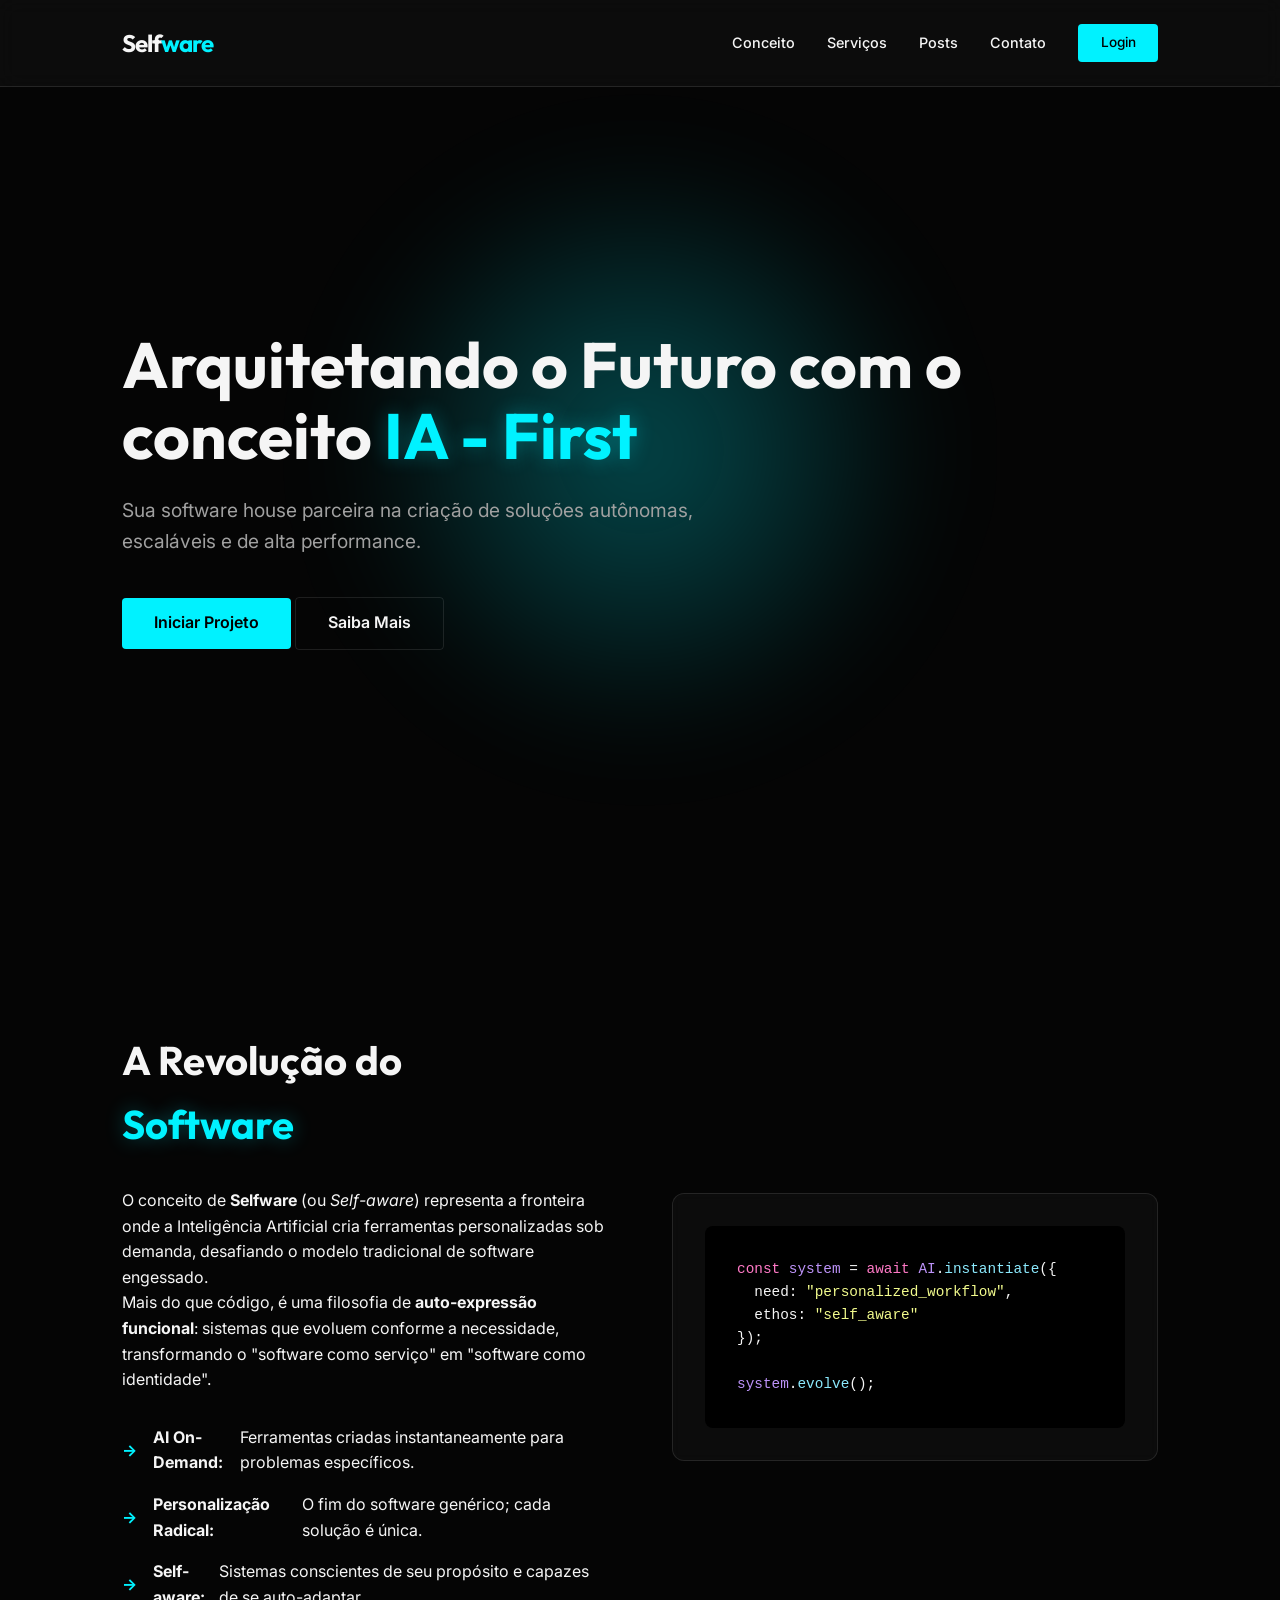
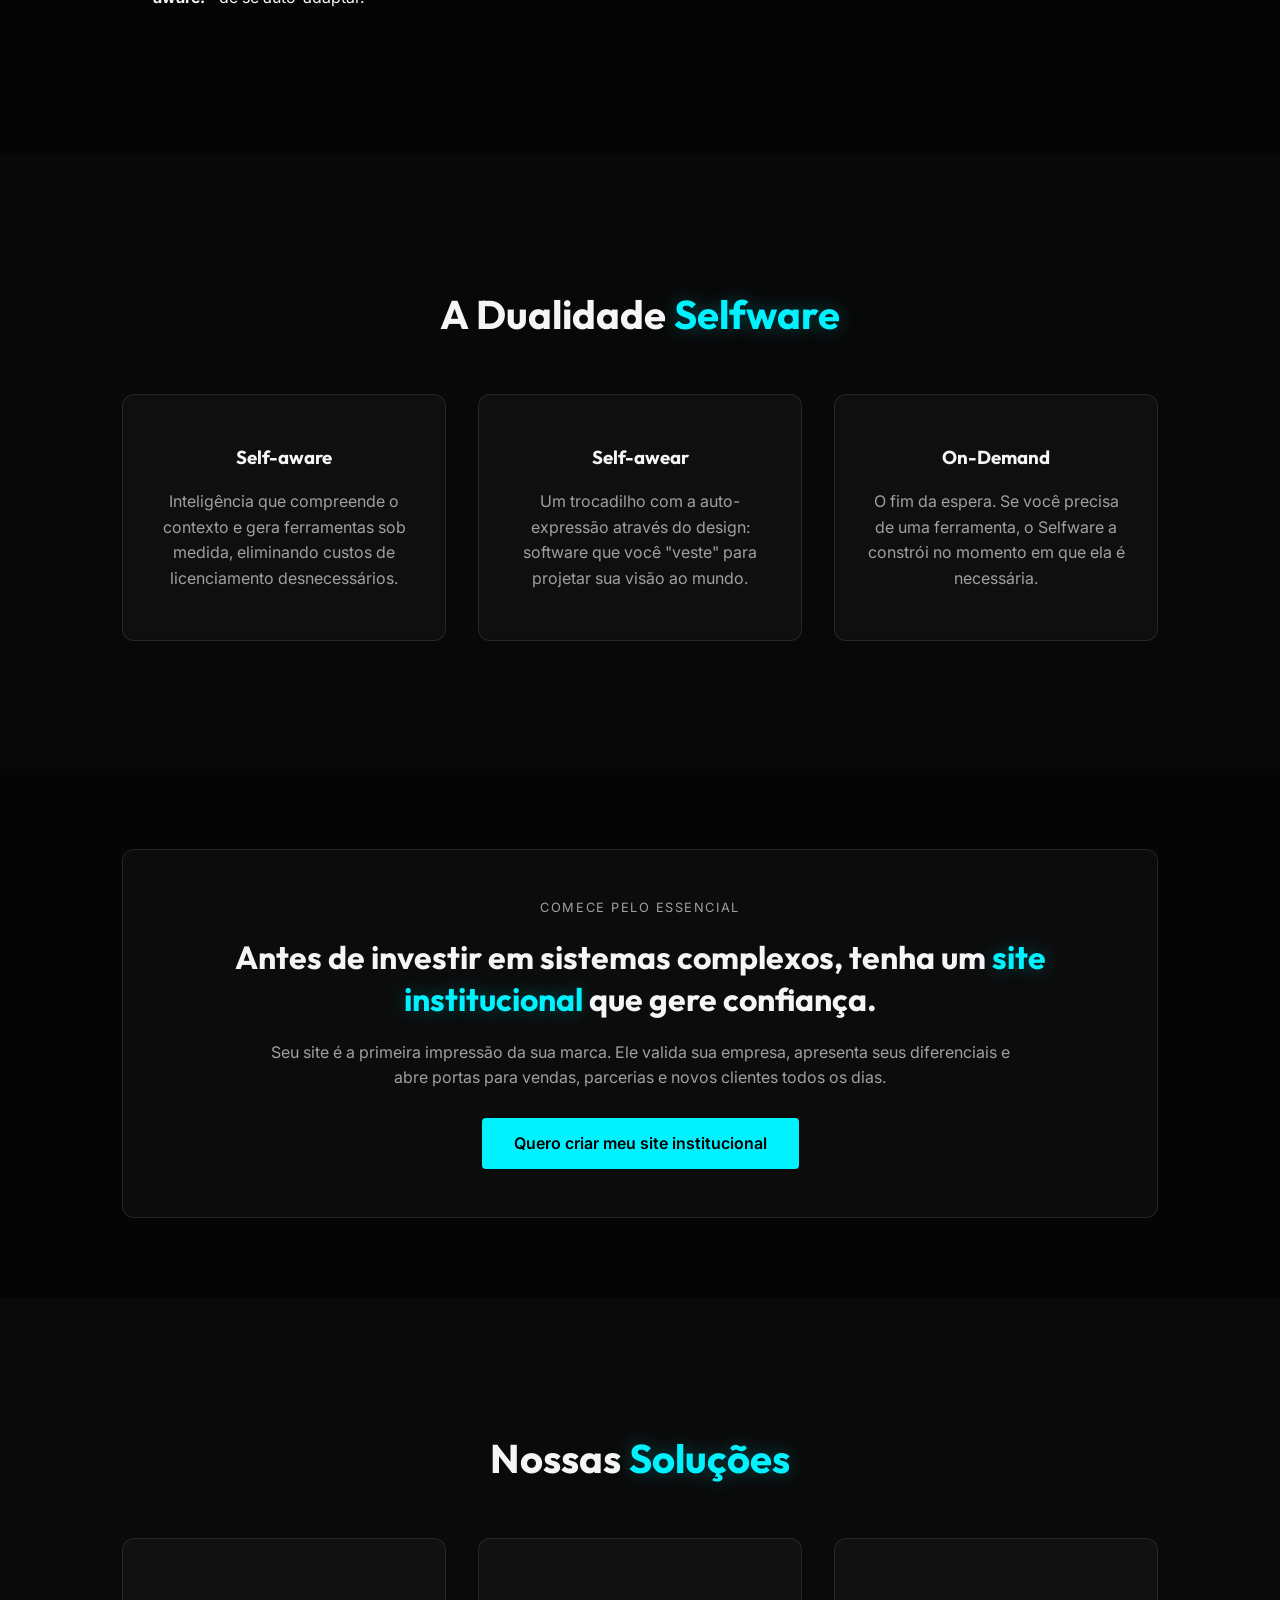
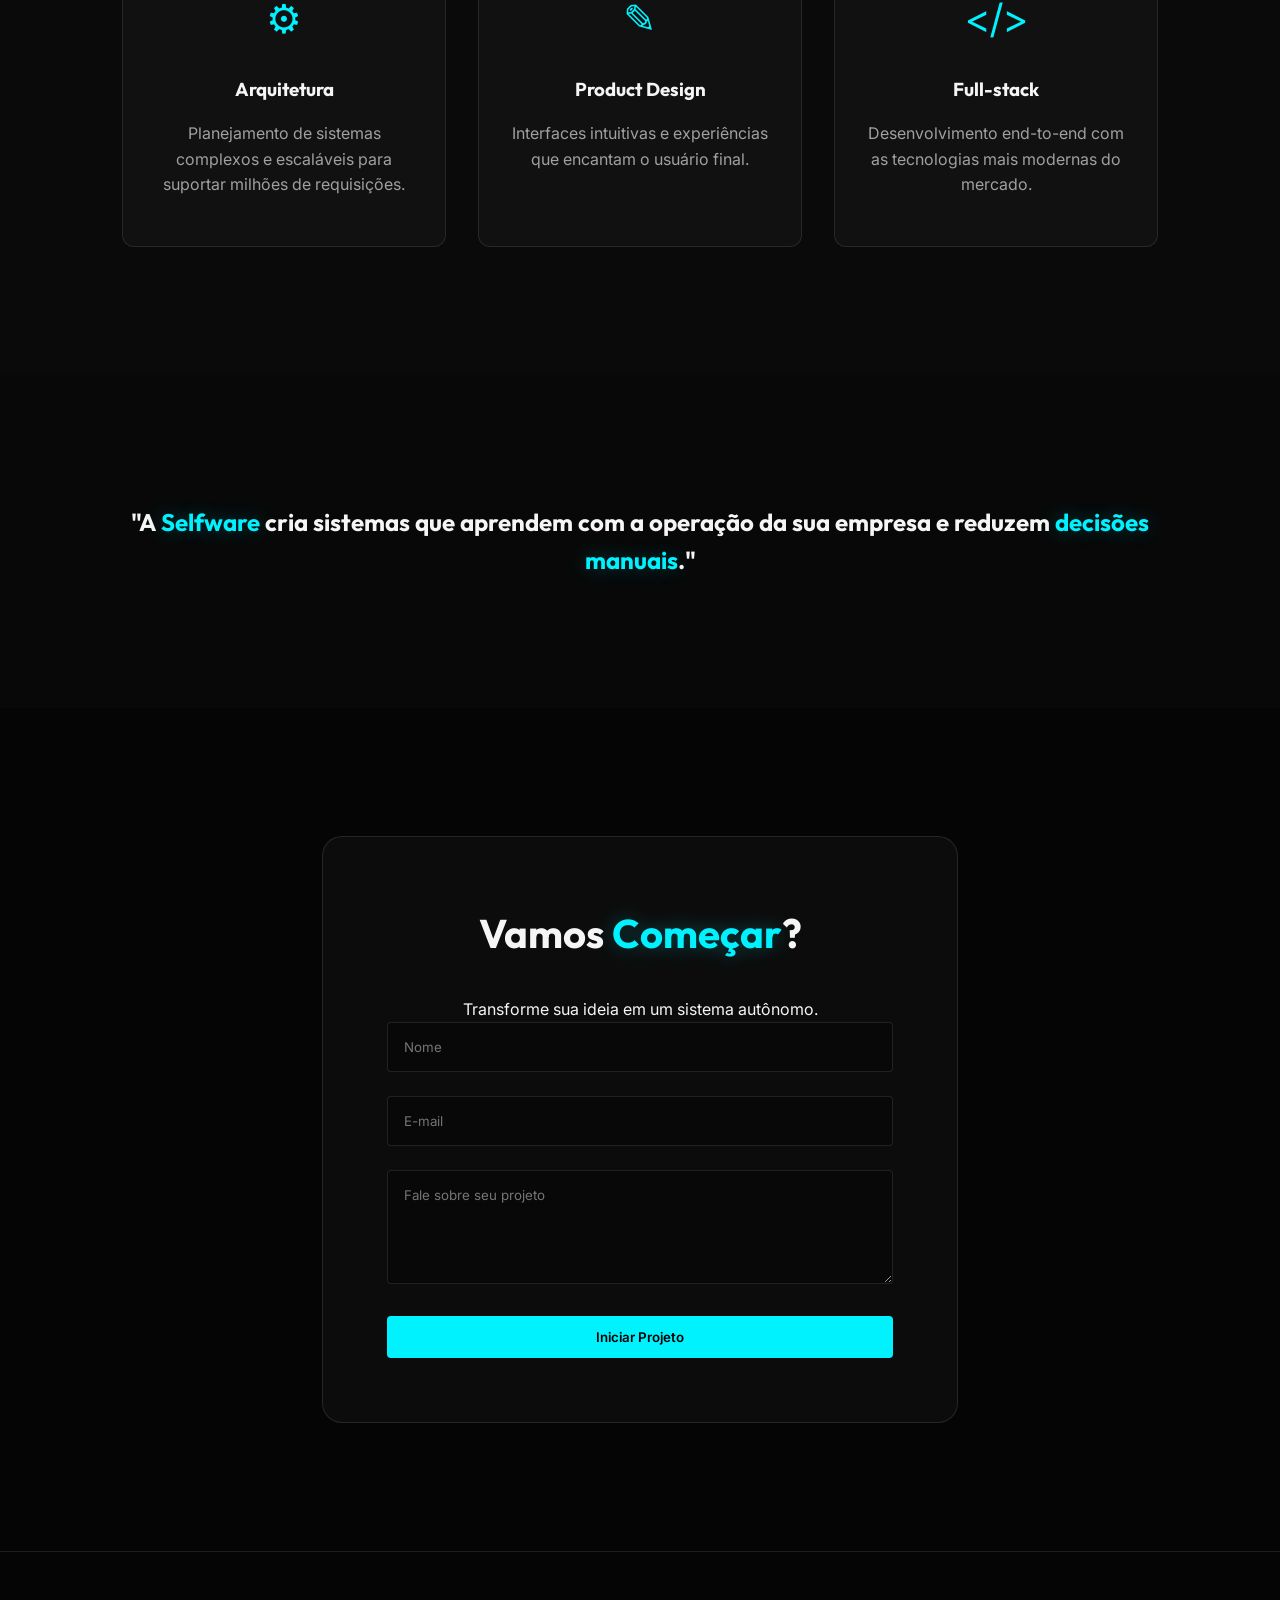
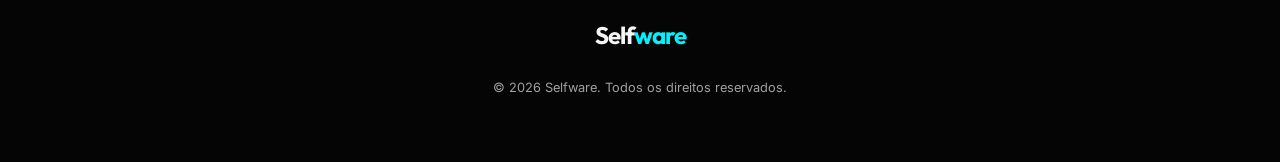
<file: index.html>
<!DOCTYPE html>
<html lang="pt-BR">

<head>
    <meta charset="UTF-8">
    <meta name="viewport" content="width=device-width, initial-scale=1.0">
    <title>Selfware | Software House de Próxima Geração</title>
    <meta name="description"
        content="Selfware - Software House especializada em arquitetura escalável, design de produto e o conceito inovador de Selfware.">
    <link rel="stylesheet" href="style.css">
    <link rel="preconnect" href="https://fonts.googleapis.com">
    <link rel="preconnect" href="https://fonts.gstatic.com" crossorigin>
    <link
        href="https://fonts.googleapis.com/css2?family=Inter:wght@300;400;600;800&family=Outfit:wght@400;700&display=swap"
        rel="stylesheet">
    <script src="/header.js"></script>
</head>

<body class="dark-theme">

    <header-main></header-main>

    <header class="hero">
        <div class="hero-glow"></div>
        <div class="container">
            <h1 class="fade-in">Arquitetando o Futuro com o conceito <span>IA - First</span></h1>
            <p class="fade-in-delayed">Sua software house parceira na criação de soluções autônomas, escaláveis e de
                alta performance.</p>
            <div class="hero-actions fade-in-delayed">
                <a href="#contact" class="btn btn-primary">Iniciar Projeto</a>
                <a href="#concept" class="btn btn-outline">Saiba Mais</a>
            </div>
        </div>
    </header>

    <main>
        <section id="concept" class="section">
            <div class="container grid-two-cols">
                <div class="content">
                    <h2 class="section-title">A Revolução do <br><span>Software</span></h2>
                    <p>O conceito de <strong>Selfware</strong> (ou <em>Self-aware</em>) representa a fronteira onde a
                        Inteligência Artificial cria ferramentas personalizadas sob demanda, desafiando o modelo
                        tradicional de software engessado.</p>
                    <p>Mais do que código, é uma filosofia de <strong>auto-expressão funcional</strong>: sistemas que
                        evoluem conforme a necessidade, transformando o "software como serviço" em "software como
                        identidade".</p>
                    <ul class="features-list">
                        <li><strong>AI On-Demand:</strong> Ferramentas criadas instantaneamente para problemas
                            específicos.</li>
                        <li><strong>Personalização Radical:</strong> O fim do software genérico; cada solução é única.
                        </li>
                        <li><strong>Self-aware:</strong> Sistemas conscientes de seu propósito e capazes de se
                            auto-adaptar.</li>
                    </ul>
                </div>
                <div class="visual">
                    <div class="concept-card glass">
                        <div class="code-snippet">
                            <code>
                                <span class="keyword">const</span> <span class="variable">system</span> = <span class="keyword">await</span> <span class="variable">AI</span>.<span class="function">instantiate</span>({<br>
                                &nbsp;&nbsp;need: <span class="constant">"personalized_workflow"</span>,<br>
                                &nbsp;&nbsp;ethos: <span class="constant">"self_aware"</span><br>
                                });<br>
                                <br>
                                <span class="variable">system</span>.<span class="function">evolve</span>();
                            </code>
                        </div>
                    </div>
                </div>
            </div>
        </section>

        <section id="philosophy" class="section bg-alt-dark">
            <div class="container center">
                <h2 class="section-title">A Dualidade <span>Selfware</span></h2>
                <div class="services-grid">
                    <div class="service-card glass">
                        <h3>Self-aware</h3>
                        <p>Inteligência que compreende o contexto e gera ferramentas sob medida, eliminando custos de
                            licenciamento desnecessários.</p>
                    </div>
                    <div class="service-card glass">
                        <h3>Self-awear</h3>
                        <p>Um trocadilho com a auto-expressão através do design: software que você "veste" para projetar
                            sua visão ao mundo.</p>
                    </div>
                    <div class="service-card glass">
                        <h3>On-Demand</h3>
                        <p>O fim da espera. Se você precisa de uma ferramenta, o Selfware a constrói no momento em que
                            ela é necessária.</p>
                    </div>
                </div>
            </div>
        </section>

        <section class="section cta-institutional">
            <div class="container">
                <div class="cta-card glass">
                    <p class="cta-eyebrow">Comece pelo essencial</p>
                    <h2>Antes de investir em sistemas complexos, tenha um <span>site institucional</span> que gere confiança.</h2>
                    <p>Seu site é a primeira impressão da sua marca. Ele valida sua empresa, apresenta seus diferenciais e abre portas para vendas, parcerias e novos clientes todos os dias.</p>
                    <a href="/criar-sites-instituiconias.html" class="btn btn-primary">Quero criar meu site institucional</a>
                </div>
            </div>
        </section>

        <section id="services" class="section bg-alt">
            <div class="container">
                <h2 class="section-title center">Nossas <span>Soluções</span></h2>
                <div class="services-grid">
                    <div class="service-card glass">
                        <i>&#x2699;</i>
                        <h3>Arquitetura</h3>
                        <p>Planejamento de sistemas complexos e escaláveis para suportar milhões de requisições.</p>
                    </div>
                    <div class="service-card glass">
                        <i>&#x270E;</i>
                        <h3>Product Design</h3>
                        <p>Interfaces intuitivas e experiências que encantam o usuário final.</p>
                    </div>
                    <div class="service-card glass">
                        <i>&#x3C;&#x2F;&#x3E;</i>
                        <h3>Full-stack</h3>
                        <p>Desenvolvimento end-to-end com as tecnologias mais modernas do mercado.</p>
                    </div>
                </div>
            </div>
        </section>

        <section class="section bg-alt-dark">
            <div class="container center">
                <h2 class="impact-phrase">
                    "A <span>Selfware</span> cria sistemas que aprendem com a operação da sua empresa e reduzem
                    <span>decisões manuais</span>."
                </h2>
            </div>
        </section>

        <section id="contact" class="section">
            <div class="container narrow">
                <div class="glass-form-container">
                    <h2 class="section-title center">Vamos <span>Começar</span>?</h2>
                    <p class="center">Transforme sua ideia em um sistema autônomo.</p>
                    <form id="contact-form">
                        <div class="form-group">
                            <input type="text" name="nome" placeholder="Nome" required>
                        </div>
                        <div class="form-group">
                            <input type="email" name="email" placeholder="E-mail" required>
                        </div>
                        <div class="form-group">
                            <textarea name="descricao" placeholder="Fale sobre seu projeto" rows="5" required></textarea>
                        </div>
                        <button type="submit" class="btn btn-primary full-width">Iniciar Projeto</button>
                    </form>
                </div>
            </div>
        </section>
    </main>

    <footer-main></footer-main>
    <script src="/main.js"></script>
</body>

</html>
</file>
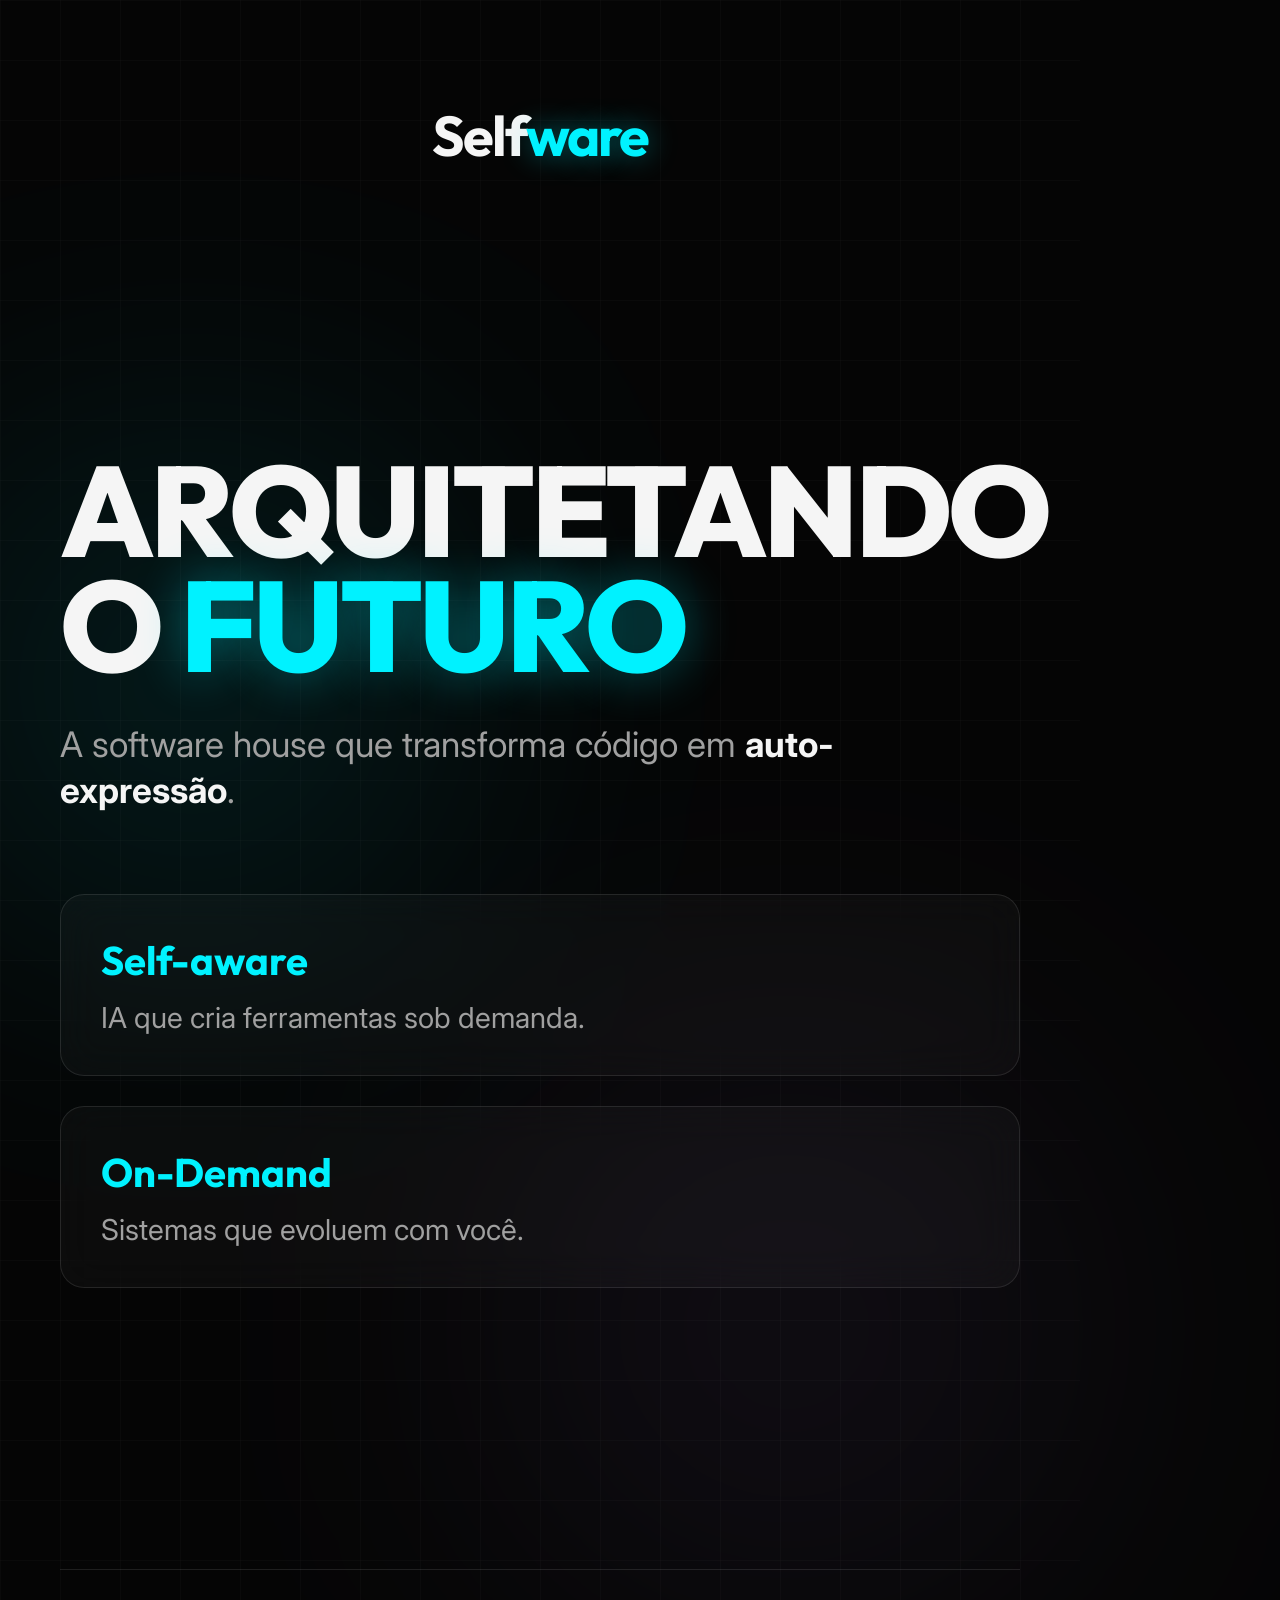
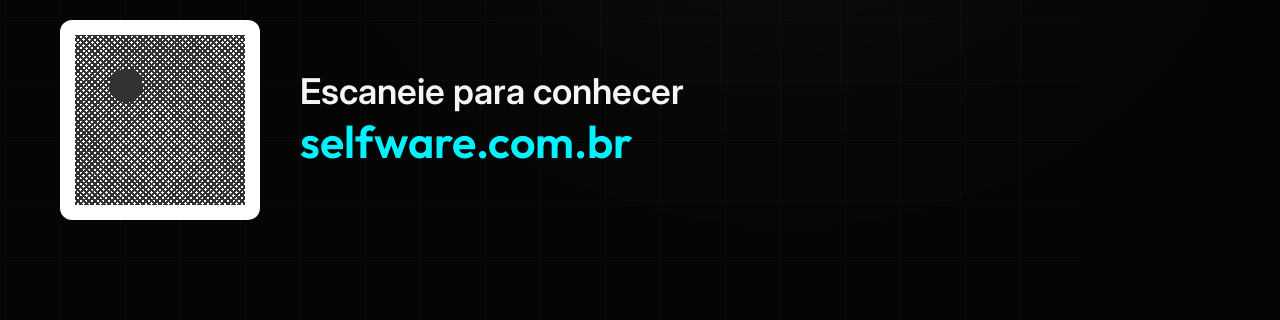
<file: media/campanha2/index.html>
<!DOCTYPE html>
<html lang="pt-BR">
<head>
    <meta charset="UTF-8">
    <meta name="viewport" content="width=device-width, initial-scale=1.0">
    <title>Selfware OOH Media</title>
    <link rel="stylesheet" href="ooh.css">
    <link rel="preconnect" href="https://fonts.googleapis.com">
    <link rel="preconnect" href="https://fonts.gstatic.com" crossorigin>
    <link href="https://fonts.googleapis.com/css2?family=Inter:wght@300;400;600;800&family=Outfit:wght@400;700&display=swap" rel="stylesheet">
</head>
<body>
    <div class="ooh-container">
        <!-- Abstract Background Elements -->
        <div class="bg-glow bg-glow-1"></div>
        <div class="bg-glow bg-glow-2"></div>
        <div class="bg-grid"></div>

        <header class="header">
            <div class="logo">Self<span>ware</span></div>
        </header>

        <main class="content">
            <h1 class="headline">ARQUITETANDO O <span>FUTURO</span></h1>
            <p class="tagline">A software house que transforma código em <strong>auto-expressão</strong>.</p>
            
            <div class="concept-boxes">
                <div class="glass-box">
                    <h3>Self-aware</h3>
                    <p>IA que cria ferramentas sob demanda.</p>
                </div>
                <div class="glass-box">
                    <h3>On-Demand</h3>
                    <p>Sistemas que evoluem com você.</p>
                </div>
            </div>
        </main>

        <footer class="footer">
            <div class="cta-container">
                <div class="qr-placeholder">
                    <div class="qr-code-box">
                        <!-- Simulated QR Code -->
                        <div class="qr-inner"></div>
                    </div>
                </div>
                <div class="cta-text">
                    <p>Escaneie para conhecer</p>
                    <p class="url">selfware.com.br</p>
                </div>
            </div>
        </footer>
    </div>
</body>
</html>
</file>
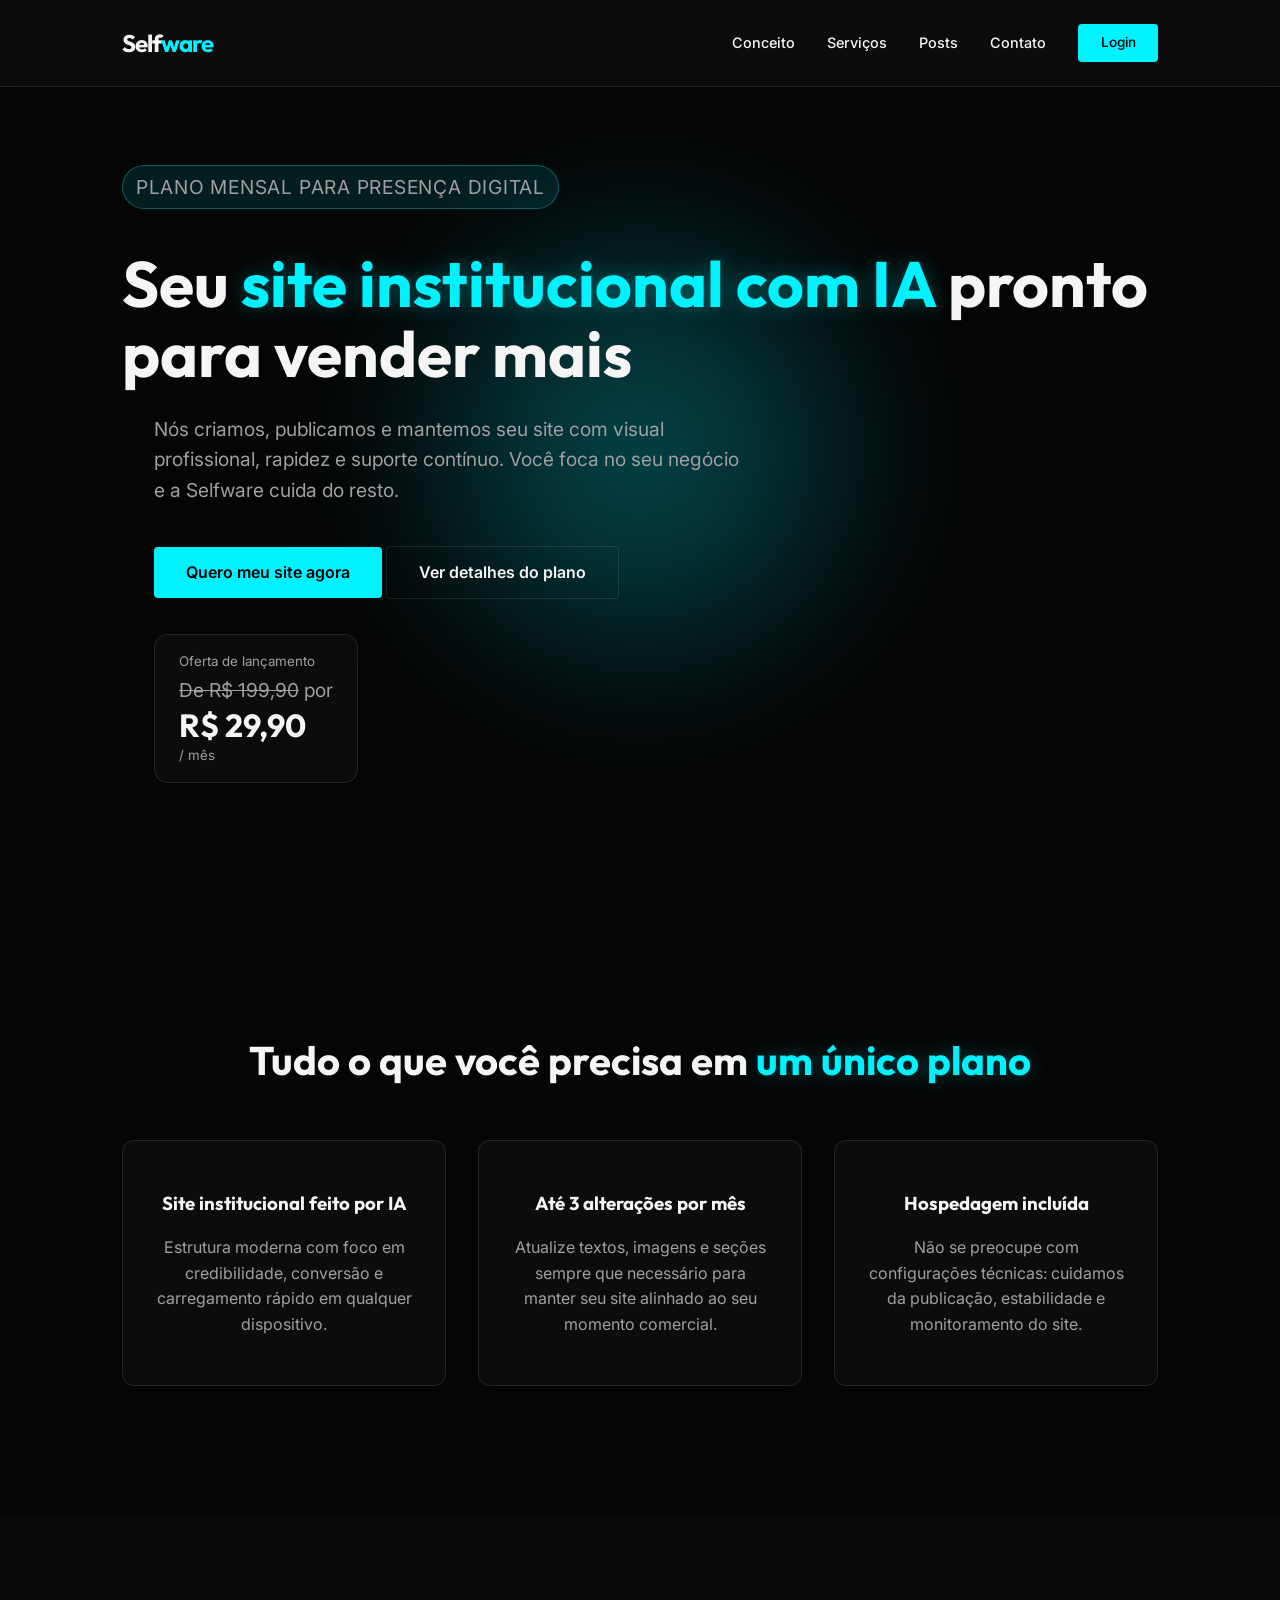
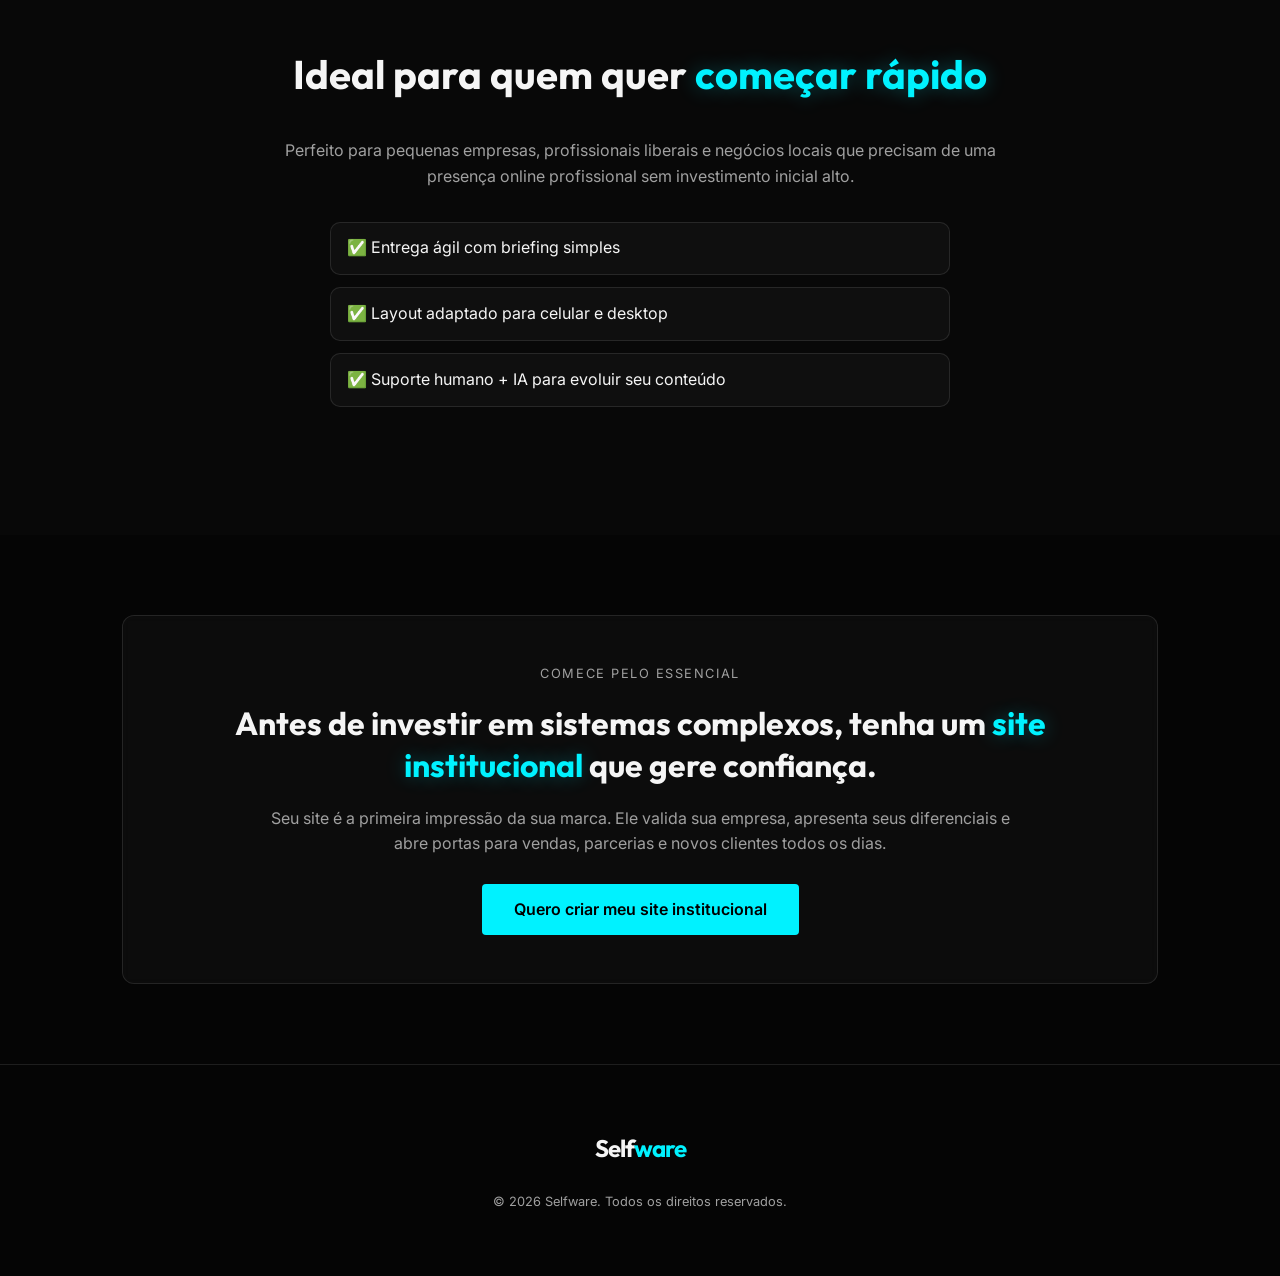
<file: criar-sites-instituiconias.html>
<!DOCTYPE html>
<html lang="pt-BR">

<head>
    <meta charset="UTF-8">
    <meta name="viewport" content="width=device-width, initial-scale=1.0">
    <title>Sites Institucionais por IA | R$ 29,90/mês</title>
    <meta name="description"
        content="Landing page para venda de sites institucionais feitos por IA: hospedagem incluída, até 3 alterações por mês e suporte contínuo por R$ 29,90/mês.">
    <link rel="stylesheet" href="style.css">
    <link rel="preconnect" href="https://fonts.googleapis.com">
    <link rel="preconnect" href="https://fonts.gstatic.com" crossorigin>
    <link
        href="https://fonts.googleapis.com/css2?family=Inter:wght@300;400;600;800&family=Outfit:wght@400;700&display=swap"
        rel="stylesheet">
    <script src="/header.js"></script>
</head>

<body class="dark-theme">
    <header-main></header-main>

    <header class="hero landing-hero">
        <div class="hero-glow"></div>
        <div class="container">
            <p class="tagline fade-in">Plano mensal para presença digital</p>
            <h1 class="fade-in">Seu <span>site institucional com IA</span> pronto para vender mais</h1>
            <div class="container landing-hero-content">
                <div class="landing-hero-copy">
                    <p class="fade-in-delayed">Nós criamos, publicamos e mantemos seu site com visual profissional, rapidez e
                        suporte contínuo. Você foca no seu negócio e a Selfware cuida do resto.</p>
                    <div class="hero-actions fade-in-delayed">
                        <a href="https://buy.stripe.com/00w00j5HbfTTckF3sn1kA05" target="_blank" class="btn btn-primary">Quero meu site agora</a>
                        <a href="#plano" class="btn btn-outline">Ver detalhes do plano</a>
                    </div>
                </div>
                <div class="price-highlight glass fade-in-delayed landing-price-highlight">
                    <small>Oferta de lançamento</small>
                    <p><span>De R$ 199,90</span> por</p>
                    <strong>R$ 29,90</strong>
                    <small>/ mês</small>
                </div>
            </div>
        </div>
    </header>

    <main>
        <section id="plano" class="section">
            <div class="container">
                <h2 class="section-title center">Tudo o que você precisa em <span>um único plano</span></h2>
                <div class="services-grid">
                    <article class="service-card glass">
                        <h3>Site institucional feito por IA</h3>
                        <p>Estrutura moderna com foco em credibilidade, conversão e carregamento rápido em qualquer
                            dispositivo.</p>
                    </article>
                    <article class="service-card glass">
                        <h3>Até 3 alterações por mês</h3>
                        <p>Atualize textos, imagens e seções sempre que necessário para manter seu site alinhado ao seu
                            momento comercial.</p>
                    </article>
                    <article class="service-card glass">
                        <h3>Hospedagem incluída</h3>
                        <p>Não se preocupe com configurações técnicas: cuidamos da publicação, estabilidade e monitoramento
                            do site.</p>
                    </article>
                </div>
            </div>
        </section>

        <section class="section bg-alt-dark">
            <div class="container center">
                <h2 class="section-title">Ideal para quem quer <span>começar rápido</span></h2>
                <p class="landing-description">Perfeito para pequenas empresas, profissionais liberais e negócios locais
                    que precisam de uma presença online profissional sem investimento inicial alto.</p>
                <ul class="landing-checks">
                    <li>✅ Entrega ágil com briefing simples</li>
                    <li>✅ Layout adaptado para celular e desktop</li>
                    <li>✅ Suporte humano + IA para evoluir seu conteúdo</li>
                </ul>
            </div>
        </section>

        <section class="section cta-institutional">
            <div class="container">
                <div class="cta-card glass">
                    <p class="cta-eyebrow">Comece pelo essencial</p>
                    <h2>Antes de investir em sistemas complexos, tenha um <span>site institucional</span> que gere confiança.</h2>
                    <p>Seu site é a primeira impressão da sua marca. Ele valida sua empresa, apresenta seus diferenciais e abre portas para vendas, parcerias e novos clientes todos os dias.</p>
                    <a href="https://buy.stripe.com/00w00j5HbfTTckF3sn1kA05" target="_blank" class="btn btn-primary">Quero criar meu site institucional</a>
                </div>
            </div>
        </section>

    </main>

    <footer-main></footer-main>
    <script src="/main.js"></script>
</body>

</html>
</file>
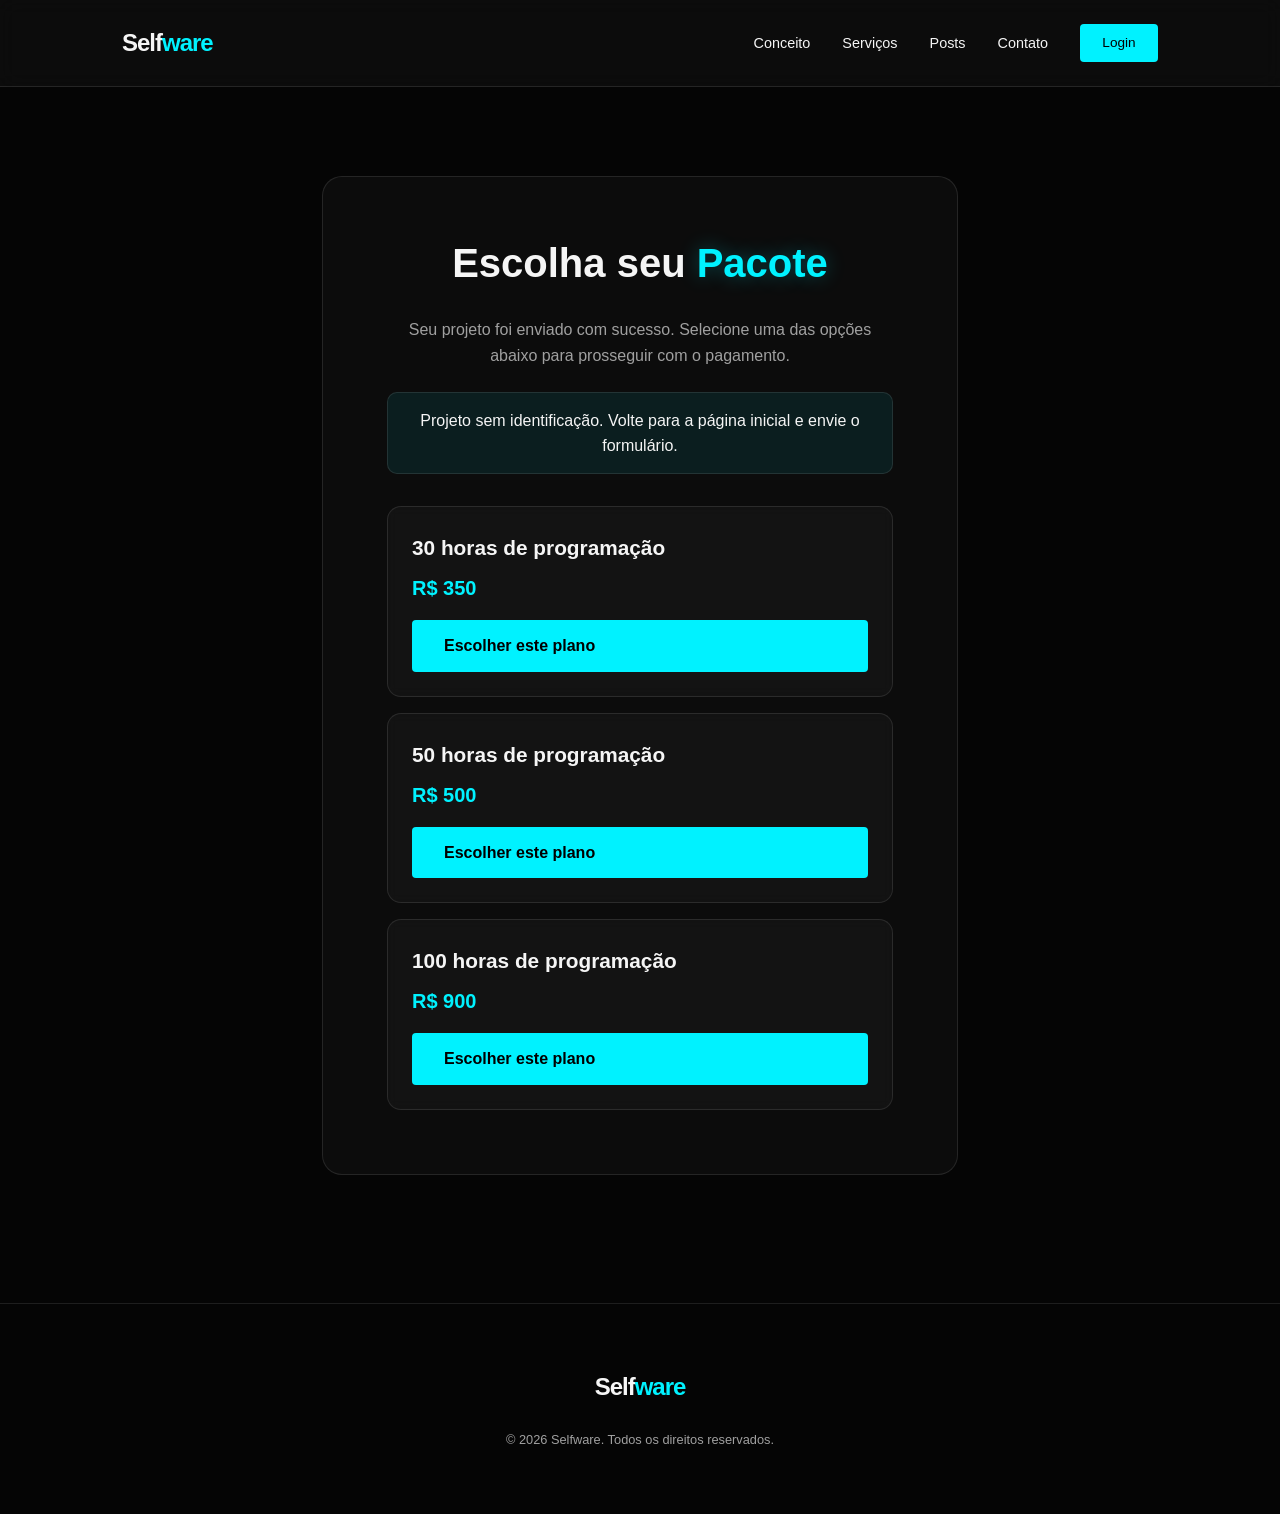
<file: pagamentos.html>
<!DOCTYPE html>
<html lang="pt-BR">

<head>
    <meta charset="UTF-8">
    <meta name="viewport" content="width=device-width, initial-scale=1.0">
    <title>Selfware | Pagamentos</title>
    <meta name="description" content="Escolha um pacote de horas para o seu projeto na Selfware.">
    <link rel="stylesheet" href="style.css">
    <script src="/header.js"></script>
</head>

<body class="dark-theme">
    <header-main></header-main>

    <main>
        <section class="section payment-section">
            <div class="container narrow">
                <div class="glass-form-container">
                    <h1 class="section-title center">Escolha seu <span>Pacote</span></h1>
                    <p class="center payment-subtitle">Seu projeto foi enviado com sucesso. Selecione uma das opções abaixo para prosseguir com o pagamento.</p>
                    <div id="project-reference" class="project-reference" aria-live="polite"></div>

                    <div class="payment-options" role="list" aria-label="Opções de pagamento">
                        <article class="payment-card glass" role="listitem">
                            <h2>30 horas de programação</h2>
                            <p class="payment-price">R$ 350</p>
                            <a href="https://buy.stripe.com/aFabJ10mR8rrdoJ7ID1kA07" target="_blank" class="btn btn-primary full-width">Escolher este plano</a>
                        </article>

                        <article class="payment-card glass" role="listitem">
                            <h2>50 horas de programação</h2>
                            <p class="payment-price">R$ 500</p>
                            <a href="https://buy.stripe.com/9B600j7Pj4bbfwRbYT1kA08" target="_blank" class="btn btn-primary full-width">Escolher este plano</a>
                        </article>

                        <article class="payment-card glass" role="listitem">
                            <h2>100 horas de programação</h2>
                            <p class="payment-price">R$ 900</p>
                            <a href="https://buy.stripe.com/4gMaEX5Hb6jj0BX9QL1kA0a" target="_blank" class="btn btn-primary full-width">Escolher este plano</a>
                        </article>
                    </div>
                </div>
            </div>
        </section>
    </main>

    <footer-main></footer-main>
    <script>
        const projectReference = document.getElementById('project-reference');
        if (projectReference) {
            const projectId = new URLSearchParams(window.location.search).get('projectId');
            projectReference.textContent = projectId
                ? `Projeto #${projectId} criado com sucesso.`
                : 'Projeto sem identificação. Volte para a página inicial e envie o formulário.';
        }
    </script>
</body>

</html>
</file>
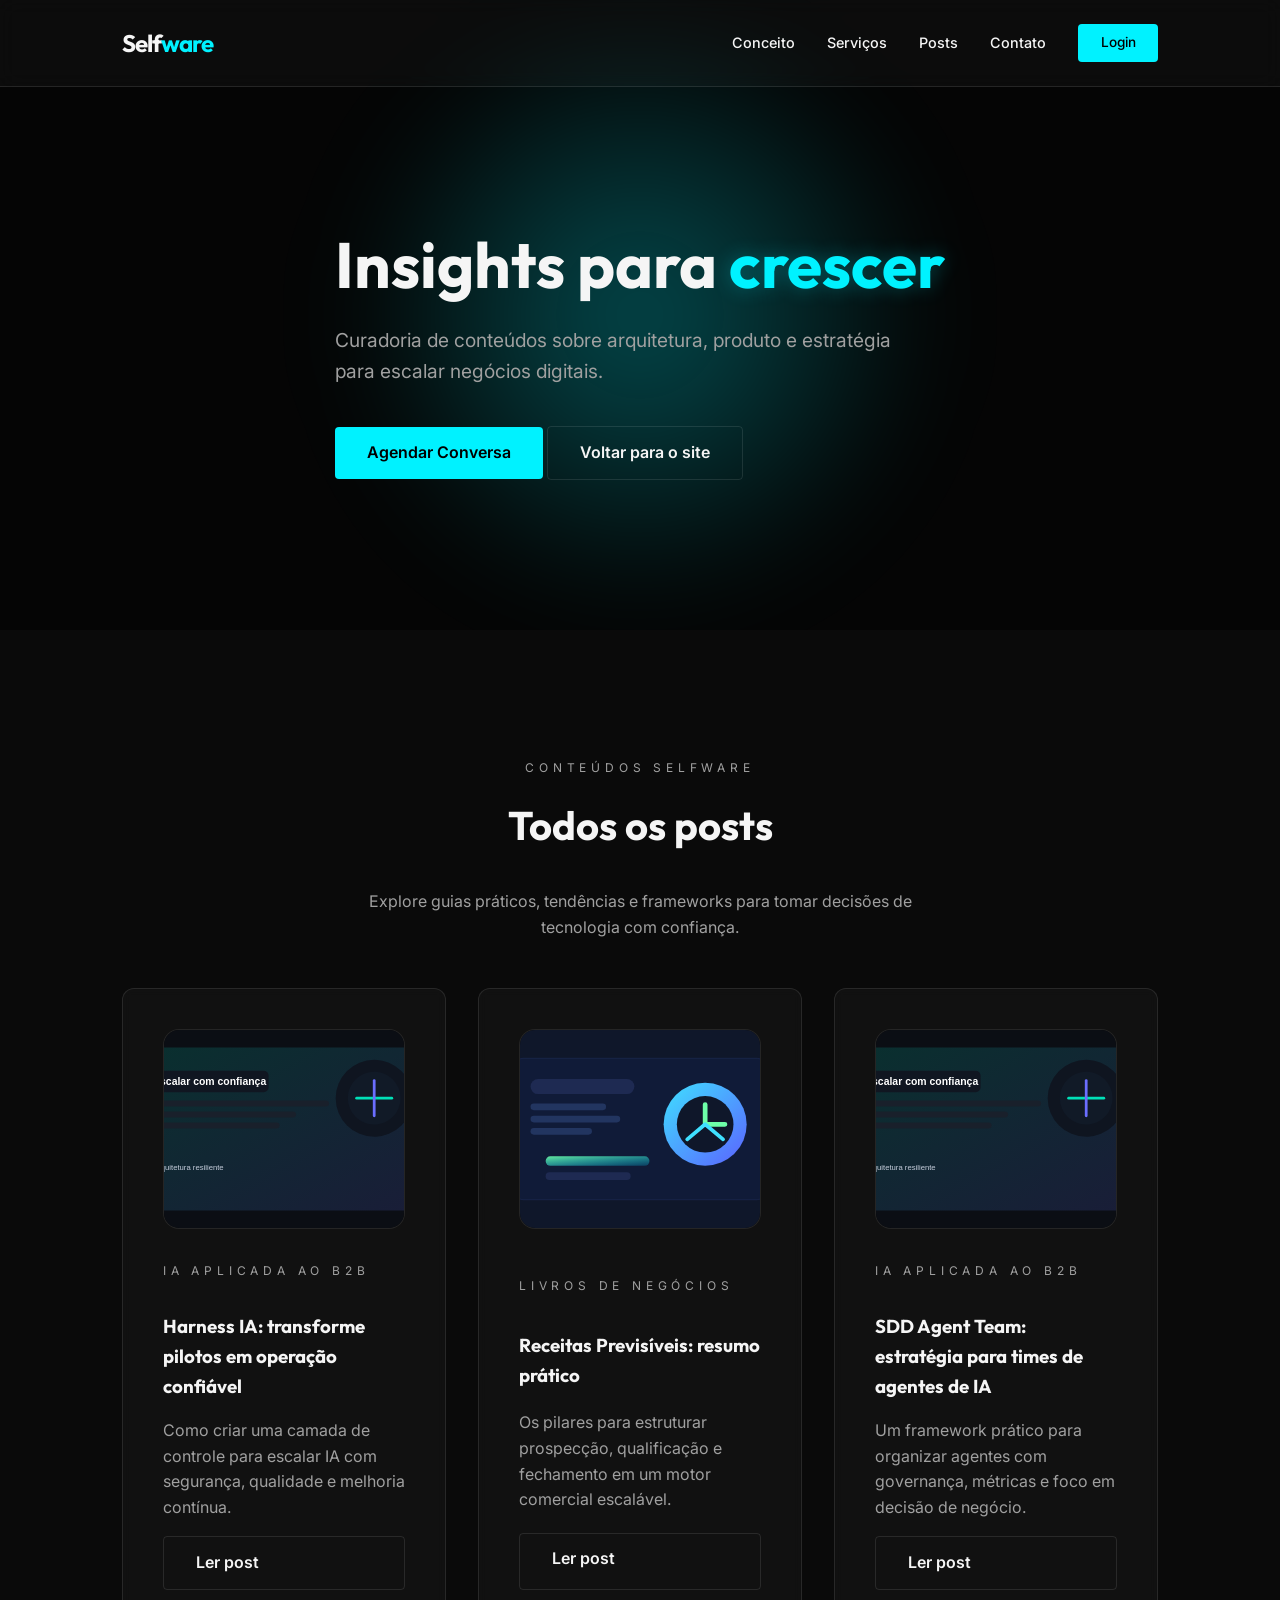
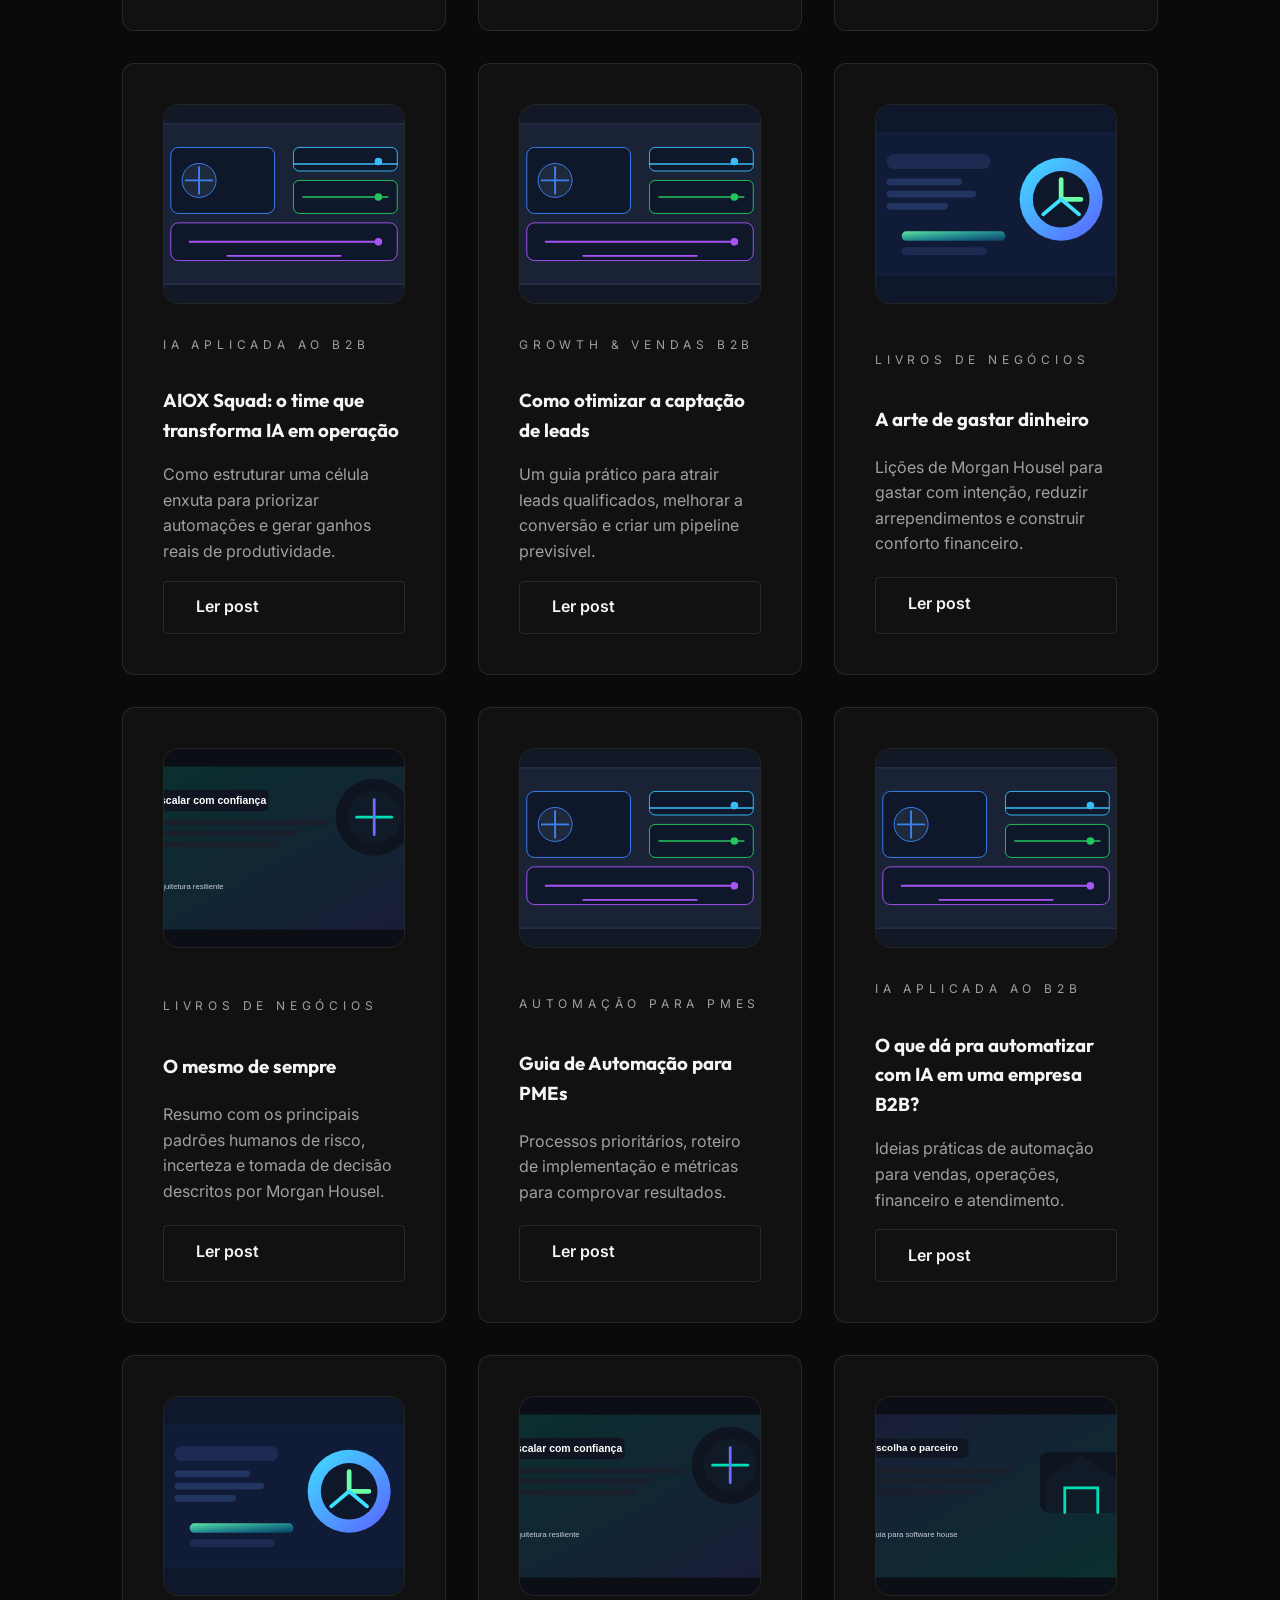
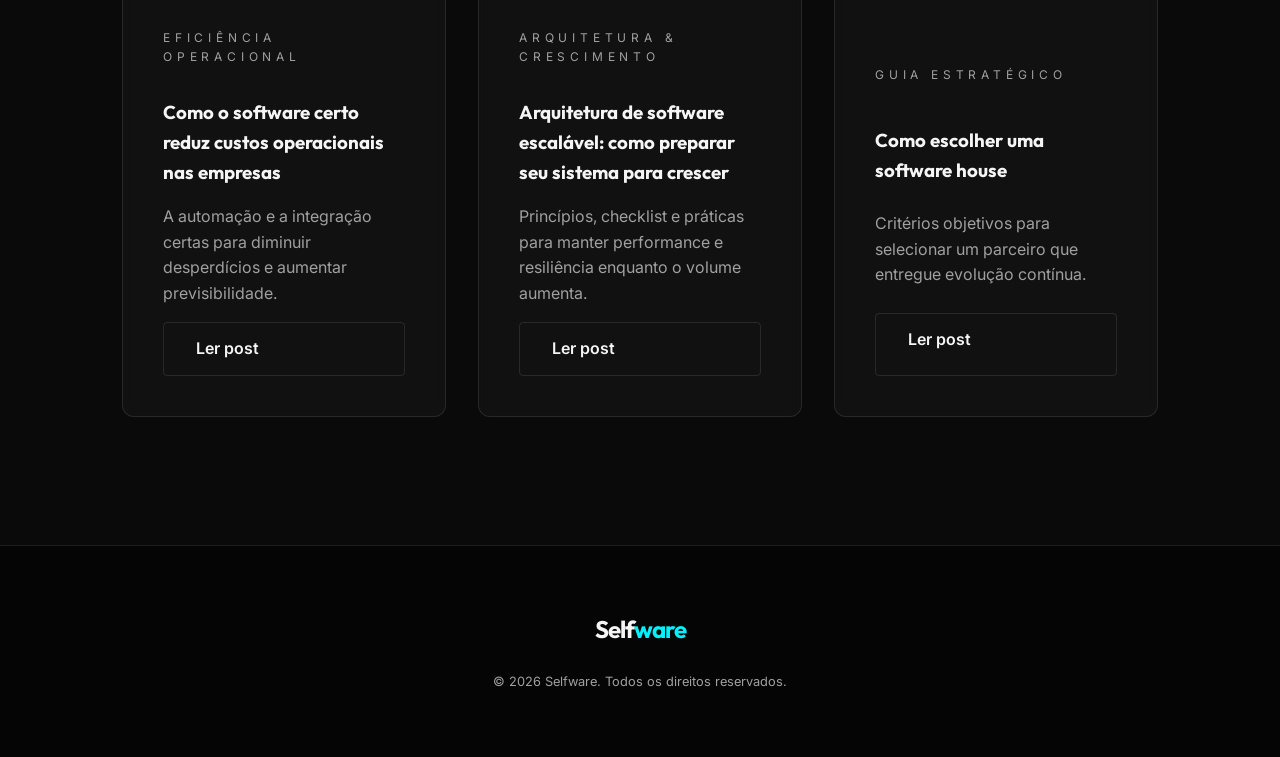
<file: post.html>
<!DOCTYPE html>
<html lang="pt-BR">

<head>
    <meta charset="UTF-8">
    <meta name="viewport" content="width=device-width, initial-scale=1.0">
    <title>Selfware | Posts</title>
    <meta name="description" content="Listagem de conteúdos Selfware sobre estratégia, produto e arquitetura.">
    <link rel="stylesheet" href="style.css">
    <link rel="preconnect" href="https://fonts.googleapis.com">
    <link rel="preconnect" href="https://fonts.gstatic.com" crossorigin>
    <link
        href="https://fonts.googleapis.com/css2?family=Inter:wght@300;400;600;800&family=Outfit:wght@400;700&display=swap"
        rel="stylesheet">
    <script src="/header.js"></script>
</head>

<body class="dark-theme">

    <header-main></header-main>

    <header class="hero2">
        <div class="hero2-glow"></div>
        <div class="container">
            <h1 class="fade-in">Insights para <span>crescer</span></h1>
            <p class="fade-in-delayed">Curadoria de conteúdos sobre arquitetura, produto e estratégia para escalar
                negócios digitais.</p>
            <div class="hero2-actions fade-in-delayed">
                <a href="index.html#contact" class="btn btn-primary">Agendar Conversa</a>
                <a href="index.html" class="btn btn-outline">Voltar para o site</a>
            </div>
        </div>
    </header>

    <main>
        <section class="section bg-alt">
            <div class="container">
                <div class="post-header center">
                    <p class="post-tag">Conteúdos Selfware</p>
                    <h2 class="section-title">Todos os posts</h2>
                    <p class="post-subtitle">Explore guias práticos, tendências e frameworks para tomar decisões de
                        tecnologia com confiança.</p>
                </div>
                <div class="post-listing-grid">
                    <article class="post-item glass">
                        <div class="post-cover">
                            <img src="media/post-architecture.svg" alt="Ilustração sobre governança e operação de IA com Harness IA">
                        </div>
                        <div class="post-info">
                            <p class="post-tag">IA aplicada ao B2B</p>
                            <h3>Harness IA: transforme pilotos em operação confiável</h3>
                            <p class="post-subtitle">Como criar uma camada de controle para escalar IA com segurança, qualidade e melhoria contínua.</p>
                            <a class="btn btn-outline" href="post/harness-ia.html">Ler post</a>
                        </div>
                    </article>
                    <article class="post-item glass">
                        <div class="post-cover">
                            <img src="media/post-costs.svg" alt="Ilustração sobre previsibilidade de receitas e processo de vendas">
                        </div>
                        <div class="post-info">
                            <p class="post-tag">Livros de Negócios</p>
                            <h3>Receitas Previsíveis: resumo prático</h3>
                            <p class="post-subtitle">Os pilares para estruturar prospecção, qualificação e fechamento em um motor comercial escalável.</p>
                            <a class="btn btn-outline" href="post/receitas-previsiveis.html">Ler post</a>
                        </div>
                    </article>
                    <article class="post-item glass">
                        <div class="post-cover">
                            <img src="media/post-architecture.svg" alt="Ilustração sobre estratégia de agentes de IA">
                        </div>
                        <div class="post-info">
                            <p class="post-tag">IA aplicada ao B2B</p>
                            <h3>SDD Agent Team: estratégia para times de agentes de IA</h3>
                            <p class="post-subtitle">Um framework prático para organizar agentes com governança, métricas e foco em decisão de negócio.</p>
                            <a class="btn btn-outline" href="post/sdd-agent-team.html">Ler post</a>
                        </div>
                    </article>
                    <article class="post-item glass">
                        <div class="post-cover">
                            <img src="media/post-ia-automacao.svg" alt="Ilustração sobre squad de IA e operações">
                        </div>
                        <div class="post-info">
                            <p class="post-tag">IA aplicada ao B2B</p>
                            <h3>AIOX Squad: o time que transforma IA em operação</h3>
                            <p class="post-subtitle">Como estruturar uma célula enxuta para priorizar automações e gerar ganhos reais de produtividade.</p>
                            <a class="btn btn-outline" href="post/aiox-squad.html">Ler post</a>
                        </div>
                    </article>
                    <article class="post-item glass">
                        <div class="post-cover">
                            <img src="media/post-ia-automacao.svg" alt="Ilustração sobre funil de captação de leads">
                        </div>
                        <div class="post-info">
                            <p class="post-tag">Growth &amp; Vendas B2B</p>
                            <h3>Como otimizar a captação de leads</h3>
                            <p class="post-subtitle">Um guia prático para atrair leads qualificados, melhorar a conversão e criar um pipeline previsível.</p>
                            <a class="btn btn-outline" href="post/como-otimizar-captacao-de-leads.html">Ler post</a>
                        </div>
                    </article>
                    <article class="post-item glass">
                        <div class="post-cover">
                            <img src="media/post-costs.svg" alt="Ilustração sobre decisões financeiras e consumo consciente">
                        </div>
                        <div class="post-info">
                            <p class="post-tag">Livros de Negócios</p>
                            <h3>A arte de gastar dinheiro</h3>
                            <p class="post-subtitle">Lições de Morgan Housel para gastar com intenção, reduzir arrependimentos e construir conforto financeiro.</p>
                            <a class="btn btn-outline" href="post/a-arte-de-gastar-dinheiro.html">Ler post</a>
                        </div>
                    </article>
                    <article class="post-item glass">
                        <div class="post-cover">
                            <img src="media/post-architecture.svg" alt="Ilustração sobre padrões recorrentes em comportamento e risco">
                        </div>
                        <div class="post-info">
                            <p class="post-tag">Livros de Negócios</p>
                            <h3>O mesmo de sempre</h3>
                            <p class="post-subtitle">Resumo com os principais padrões humanos de risco, incerteza e tomada de decisão descritos por Morgan Housel.</p>
                            <a class="btn btn-outline" href="post/o-mesmo-de-sempre.html">Ler post</a>
                        </div>
                    </article>
                    <article class="post-item glass">
                        <div class="post-cover">
                            <img src="media/post-ia-automacao.svg" alt="Ilustração sobre automação para PMEs">
                        </div>
                        <div class="post-info">
                            <p class="post-tag">Automação para PMEs</p>
                            <h3>Guia de Automação para PMEs</h3>
                            <p class="post-subtitle">Processos prioritários, roteiro de implementação e métricas para
                                comprovar resultados.</p>
                            <a class="btn btn-outline" href="post/guia-automacao-para-pmes.html">Ler post</a>
                        </div>
                    </article>
                    <article class="post-item glass">
                        <div class="post-cover">
                            <img src="media/post-ia-automacao.svg"
                                alt="Ilustração sobre automações com IA em empresas B2B">
                        </div>
                        <div class="post-info">
                            <p class="post-tag">IA aplicada ao B2B</p>
                            <h3>O que dá pra automatizar com IA em uma empresa B2B?</h3>
                            <p class="post-subtitle">Ideias práticas de automação para vendas, operações, financeiro e
                                atendimento.</p>
                            <a class="btn btn-outline" href="post/o-que-da-para-automatizar-com-ia-em-uma-empresa-b2b.html">Ler post</a>
                        </div>
                    </article>
                    <article class="post-item glass">
                        <div class="post-cover">
                            <img src="media/post-costs.svg"
                                alt="Ilustração sobre redução de custos operacionais com software">
                        </div>
                        <div class="post-info">
                            <p class="post-tag">Eficiência Operacional</p>
                            <h3>Como o software certo reduz custos operacionais nas empresas</h3>
                            <p class="post-subtitle">A automação e a integração certas para diminuir desperdícios e
                                aumentar previsibilidade.</p>
                            <a class="btn btn-outline" href="post/como-software-reduz-custos-operacionais.html">Ler post</a>
                        </div>
                    </article>
                    <article class="post-item glass">
                        <div class="post-cover">
                            <img src="media/post-architecture.svg"
                                alt="Ilustração abstrata sobre arquitetura de software escalável">
                        </div>
                        <div class="post-info">
                            <p class="post-tag">Arquitetura &amp; Crescimento</p>
                            <h3>Arquitetura de software escalável: como preparar seu sistema para crescer</h3>
                            <p class="post-subtitle">Princípios, checklist e práticas para manter performance e
                                resiliência enquanto o volume aumenta.</p>
                            <a class="btn btn-outline" href="post/arquitetura-software-escalavel.html">Ler post</a>
                        </div>
                    </article>
                    <article class="post-item glass">
                        <div class="post-cover">
                            <img src="media/post-software-house.svg"
                                alt="Ilustração sobre parceria estratégica com software house">
                        </div>
                        <div class="post-info">
                            <p class="post-tag">Guia Estratégico</p>
                            <h3>Como escolher uma software house</h3>
                            <p class="post-subtitle">Critérios objetivos para selecionar um parceiro que entregue
                                evolução contínua.</p>
                            <a class="btn btn-outline" href="post/como-escolher-uma-software-house.html">Ler post</a>
                        </div>
                    </article>
                </div>
            </div>
        </section>
    </main>

    <footer-main></footer-main>
    <script src="/main.js"></script>
</body>

</html>
</file>
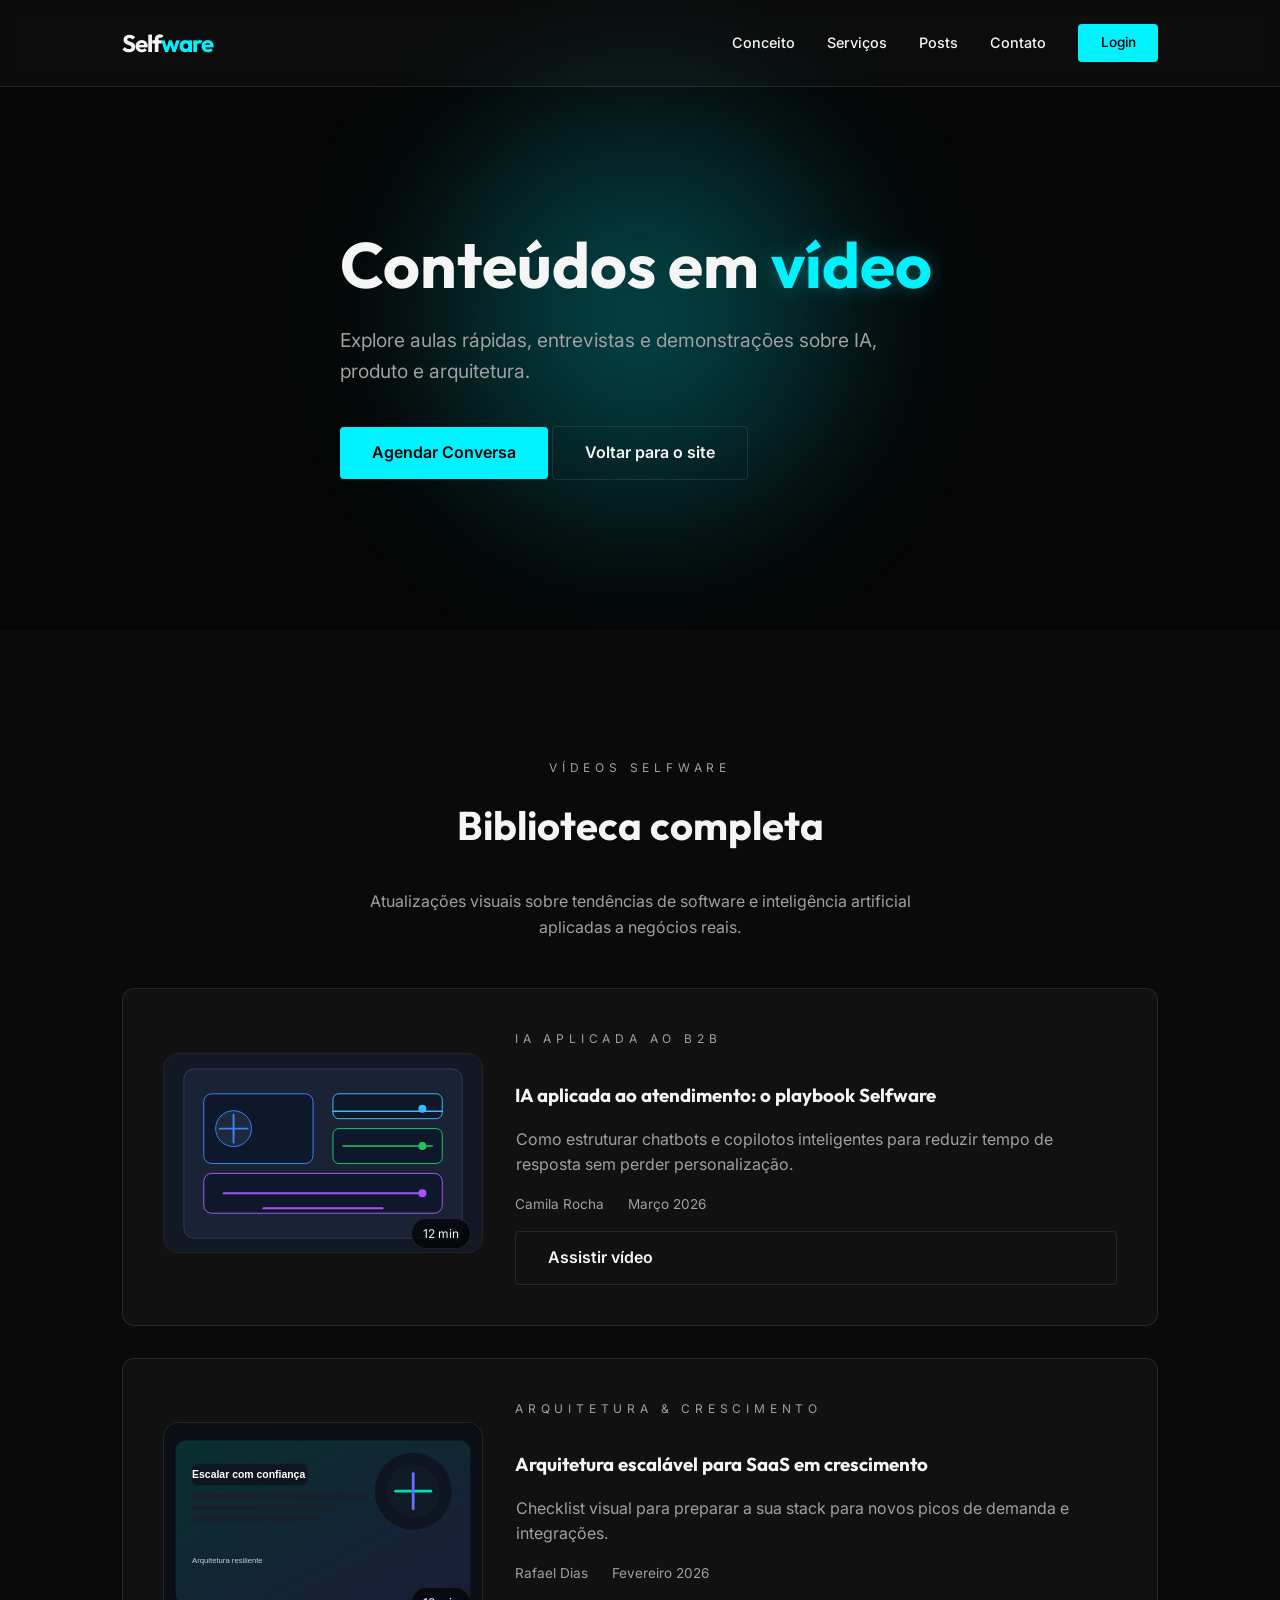
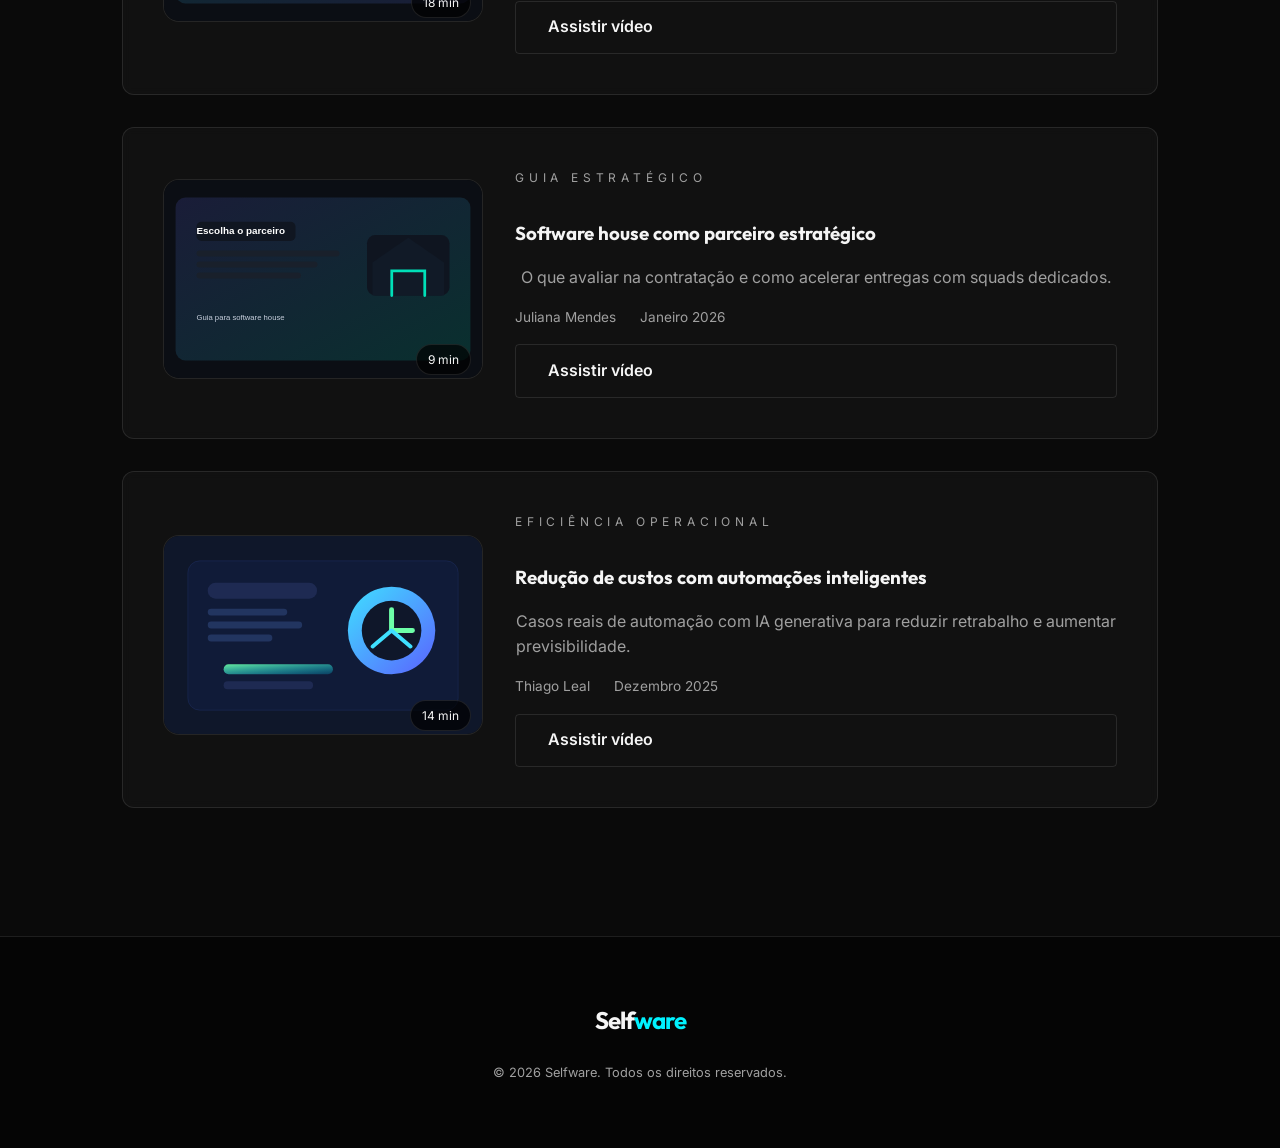
<file: videos.html>
<!DOCTYPE html>
<html lang="pt-BR">

<head>
    <meta charset="UTF-8">
    <meta name="viewport" content="width=device-width, initial-scale=1.0">
    <title>Selfware | Vídeos</title>
    <meta name="description" content="Assista aos vídeos Selfware sobre produto, IA e estratégia digital.">
    <link rel="stylesheet" href="style.css">
    <link rel="preconnect" href="https://fonts.googleapis.com">
    <link rel="preconnect" href="https://fonts.gstatic.com" crossorigin>
    <link
        href="https://fonts.googleapis.com/css2?family=Inter:wght@300;400;600;800&family=Outfit:wght@400;700&display=swap"
        rel="stylesheet">
    <script src="/header.js"></script>
</head>

<body class="dark-theme">

    <header-main></header-main>

    <header class="hero2">
        <div class="hero2-glow"></div>
        <div class="container">
            <h1 class="fade-in">Conteúdos em <span>vídeo</span></h1>
            <p class="fade-in-delayed">Explore aulas rápidas, entrevistas e demonstrações sobre IA, produto e
                arquitetura.</p>
            <div class="hero2-actions fade-in-delayed">
                <a href="index.html#contact" class="btn btn-primary">Agendar Conversa</a>
                <a href="index.html" class="btn btn-outline">Voltar para o site</a>
            </div>
        </div>
    </header>

    <main>
        <section class="section bg-alt">
            <div class="container">
                <div class="post-header center">
                    <p class="post-tag">Vídeos Selfware</p>
                    <h2 class="section-title">Biblioteca completa</h2>
                    <p class="post-subtitle">Atualizações visuais sobre tendências de software e inteligência
                        artificial aplicadas a negócios reais.</p>
                </div>
                <div class="video-list" id="video-list">
                    <p class="video-status">Carregando vídeos...</p>
                </div>
            </div>
        </section>
    </main>

    <footer-main></footer-main>
    <script src="/main.js"></script>
    <script src="/videos.js"></script>
</body>

</html>
</file>
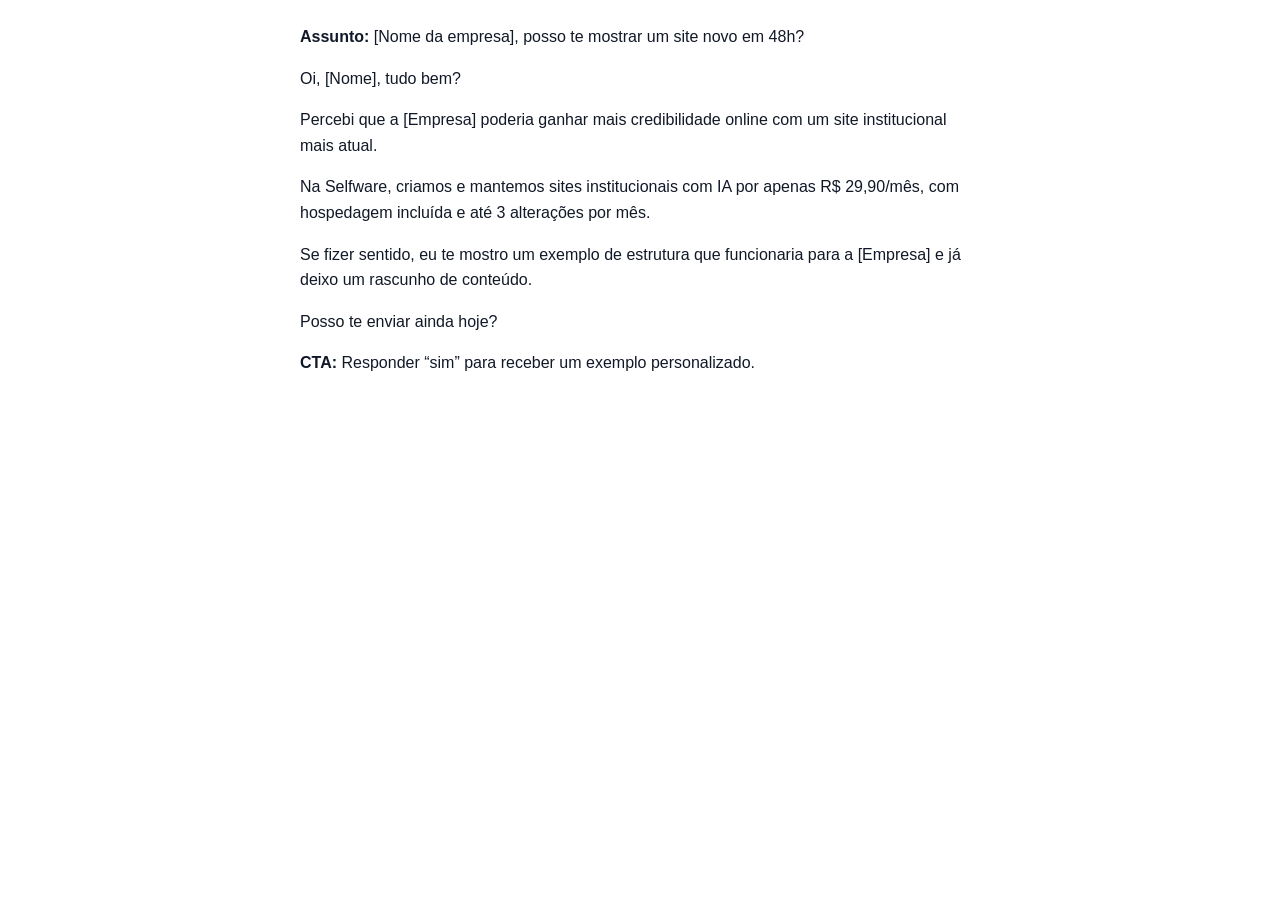
<file: email/promover-sites-instituiconias-01-abertura.html>
<!DOCTYPE html>
<html lang="pt-BR">

<head>
    <meta charset="UTF-8">
    <meta name="viewport" content="width=device-width, initial-scale=1.0">
    <title>Email 1 | Abertura direta</title>
</head>

<body style="font-family: Arial, sans-serif; max-width: 680px; margin: 24px auto; line-height: 1.6; color: #111827;">
    <p><strong>Assunto:</strong> [Nome da empresa], posso te mostrar um site novo em 48h?</p>

    <p>Oi, [Nome], tudo bem?</p>
    <p>Percebi que a [Empresa] poderia ganhar mais credibilidade online com um site institucional mais atual.</p>
    <p>Na Selfware, criamos e mantemos sites institucionais com IA por apenas R$ 29,90/mês, com hospedagem incluída e
        até 3 alterações por mês.</p>
    <p>Se fizer sentido, eu te mostro um exemplo de estrutura que funcionaria para a [Empresa] e já deixo um rascunho
        de conteúdo.</p>
    <p>Posso te enviar ainda hoje?</p>

    <p><strong>CTA:</strong> Responder “sim” para receber um exemplo personalizado.</p>
</body>

</html>
</file>
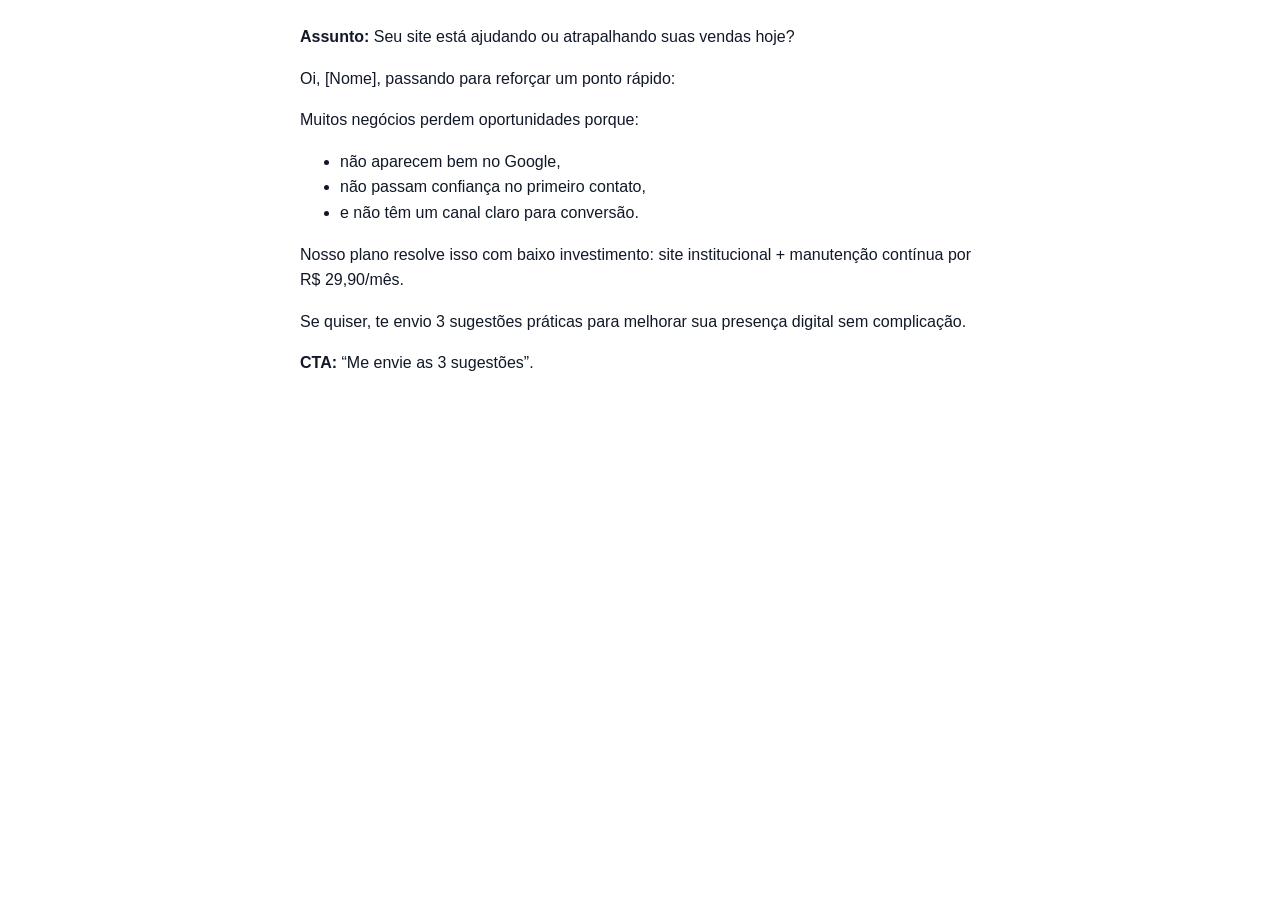
<file: email/promover-sites-instituiconias-02-dor-oportunidade.html>
<!DOCTYPE html>
<html lang="pt-BR">

<head>
    <meta charset="UTF-8">
    <meta name="viewport" content="width=device-width, initial-scale=1.0">
    <title>Email 2 | Dor + oportunidade</title>
</head>

<body style="font-family: Arial, sans-serif; max-width: 680px; margin: 24px auto; line-height: 1.6; color: #111827;">
    <p><strong>Assunto:</strong> Seu site está ajudando ou atrapalhando suas vendas hoje?</p>

    <p>Oi, [Nome], passando para reforçar um ponto rápido:</p>
    <p>Muitos negócios perdem oportunidades porque:</p>
    <ul>
        <li>não aparecem bem no Google,</li>
        <li>não passam confiança no primeiro contato,</li>
        <li>e não têm um canal claro para conversão.</li>
    </ul>
    <p>Nosso plano resolve isso com baixo investimento: site institucional + manutenção contínua por R$ 29,90/mês.</p>
    <p>Se quiser, te envio 3 sugestões práticas para melhorar sua presença digital sem complicação.</p>

    <p><strong>CTA:</strong> “Me envie as 3 sugestões”.</p>
</body>

</html>
</file>
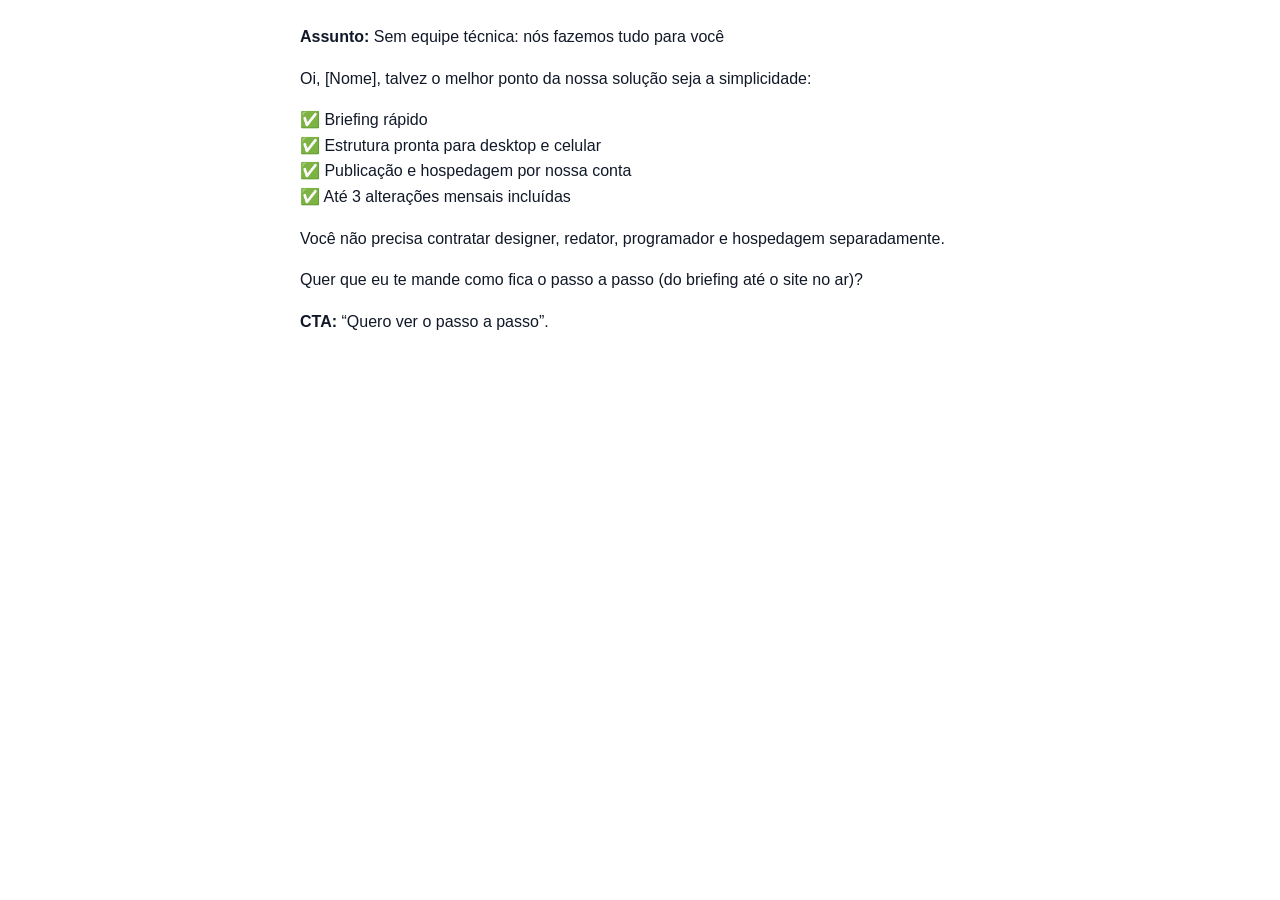
<file: email/promover-sites-instituiconias-03-simplicidade.html>
<!DOCTYPE html>
<html lang="pt-BR">

<head>
    <meta charset="UTF-8">
    <meta name="viewport" content="width=device-width, initial-scale=1.0">
    <title>Email 3 | Prova de simplicidade</title>
</head>

<body style="font-family: Arial, sans-serif; max-width: 680px; margin: 24px auto; line-height: 1.6; color: #111827;">
    <p><strong>Assunto:</strong> Sem equipe técnica: nós fazemos tudo para você</p>

    <p>Oi, [Nome], talvez o melhor ponto da nossa solução seja a simplicidade:</p>
    <p>✅ Briefing rápido<br>
        ✅ Estrutura pronta para desktop e celular<br>
        ✅ Publicação e hospedagem por nossa conta<br>
        ✅ Até 3 alterações mensais incluídas</p>
    <p>Você não precisa contratar designer, redator, programador e hospedagem separadamente.</p>
    <p>Quer que eu te mande como fica o passo a passo (do briefing até o site no ar)?</p>

    <p><strong>CTA:</strong> “Quero ver o passo a passo”.</p>
</body>

</html>
</file>
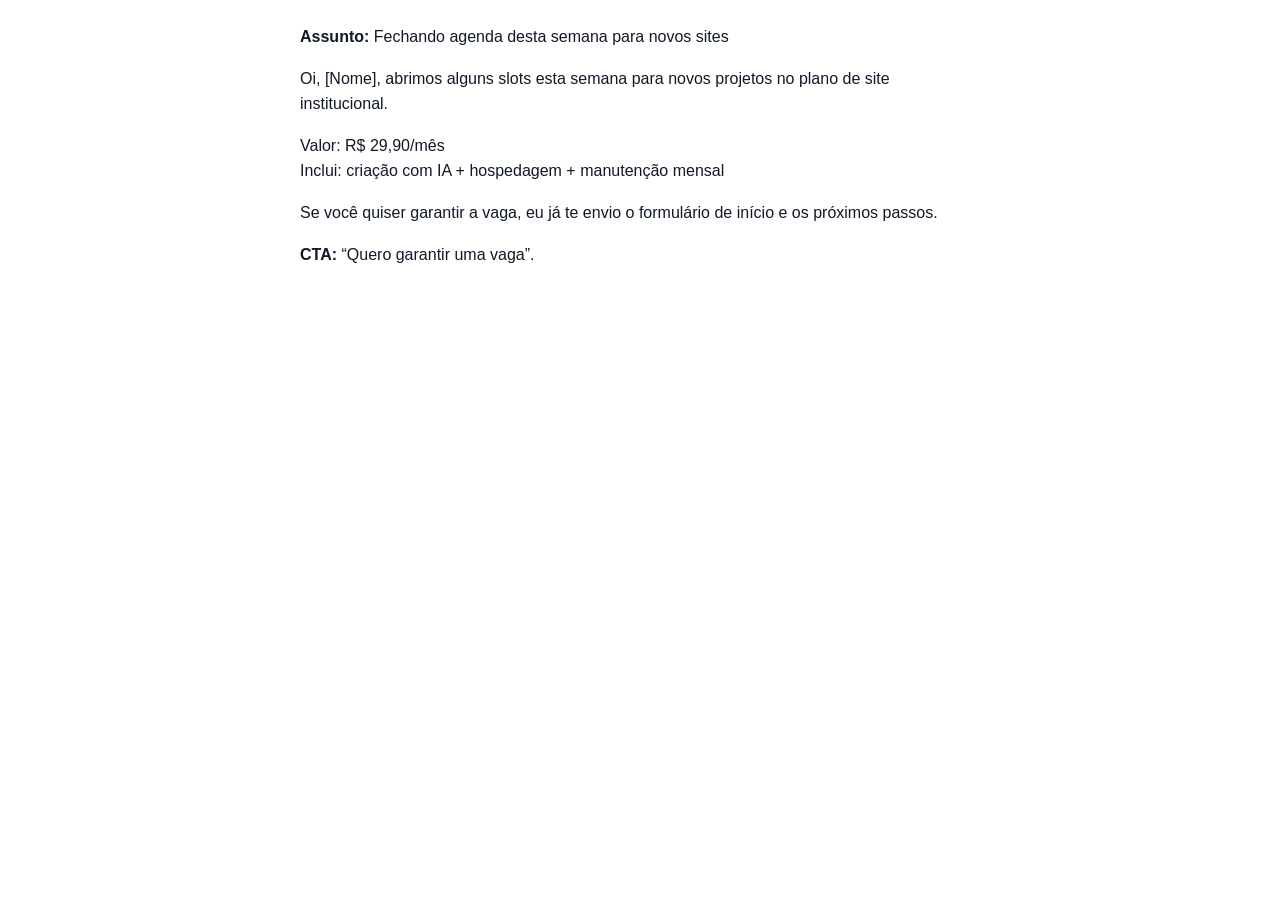
<file: email/promover-sites-instituiconias-04-oferta.html>
<!DOCTYPE html>
<html lang="pt-BR">

<head>
    <meta charset="UTF-8">
    <meta name="viewport" content="width=device-width, initial-scale=1.0">
    <title>Email 4 | Oferta objetiva</title>
</head>

<body style="font-family: Arial, sans-serif; max-width: 680px; margin: 24px auto; line-height: 1.6; color: #111827;">
    <p><strong>Assunto:</strong> Fechando agenda desta semana para novos sites</p>

    <p>Oi, [Nome], abrimos alguns slots esta semana para novos projetos no plano de site institucional.</p>
    <p>Valor: R$ 29,90/mês<br>
        Inclui: criação com IA + hospedagem + manutenção mensal</p>
    <p>Se você quiser garantir a vaga, eu já te envio o formulário de início e os próximos passos.</p>

    <p><strong>CTA:</strong> “Quero garantir uma vaga”.</p>
</body>

</html>
</file>
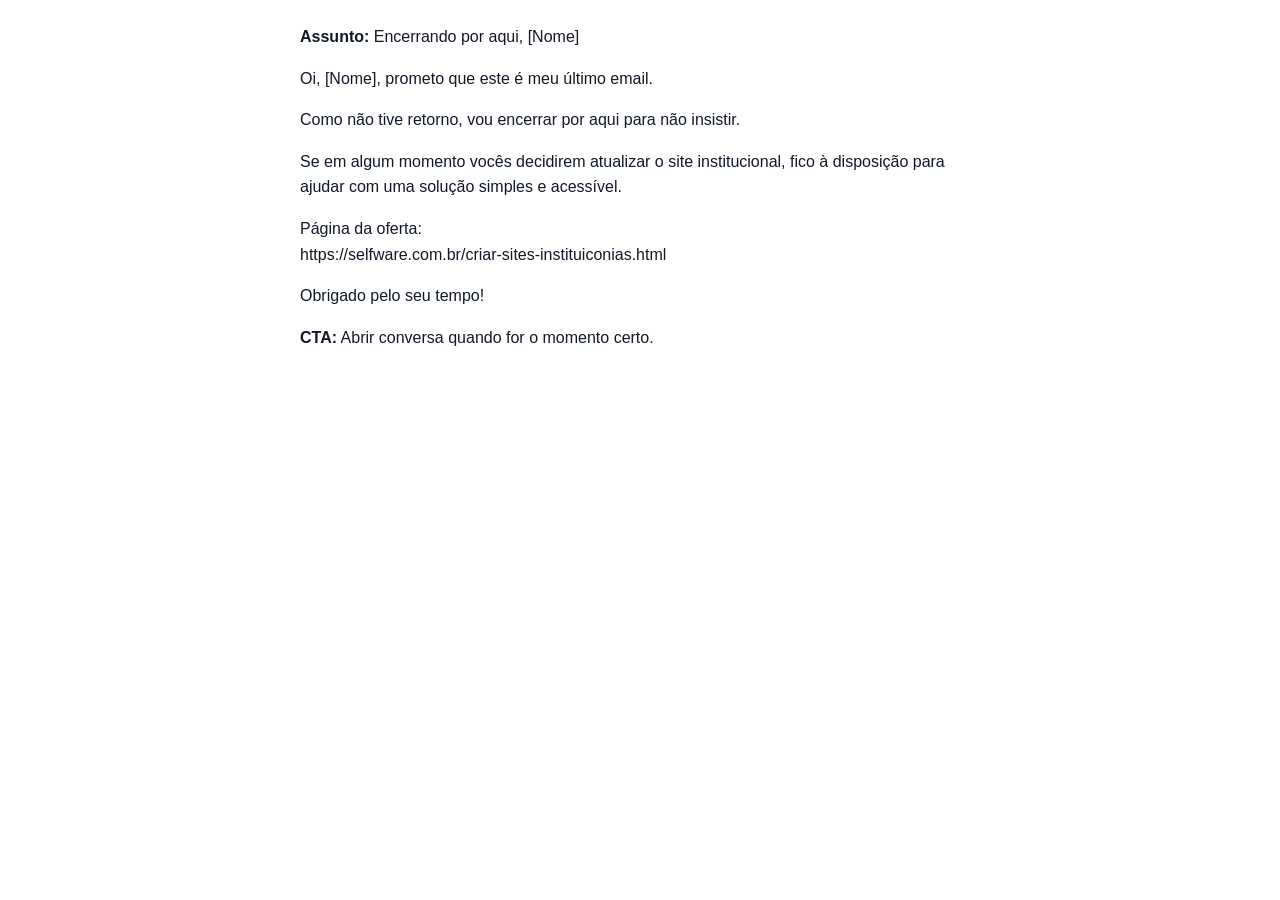
<file: email/promover-sites-instituiconias-05-breakup.html>
<!DOCTYPE html>
<html lang="pt-BR">

<head>
    <meta charset="UTF-8">
    <meta name="viewport" content="width=device-width, initial-scale=1.0">
    <title>Email 5 | Breakup elegante</title>
</head>

<body style="font-family: Arial, sans-serif; max-width: 680px; margin: 24px auto; line-height: 1.6; color: #111827;">
    <p><strong>Assunto:</strong> Encerrando por aqui, [Nome]</p>

    <p>Oi, [Nome], prometo que este é meu último email.</p>
    <p>Como não tive retorno, vou encerrar por aqui para não insistir.</p>
    <p>Se em algum momento vocês decidirem atualizar o site institucional, fico à disposição para ajudar com uma
        solução simples e acessível.</p>
    <p>Página da oferta:<br>
        https://selfware.com.br/criar-sites-instituiconias.html</p>
    <p>Obrigado pelo seu tempo!</p>

    <p><strong>CTA:</strong> Abrir conversa quando for o momento certo.</p>
</body>

</html>
</file>
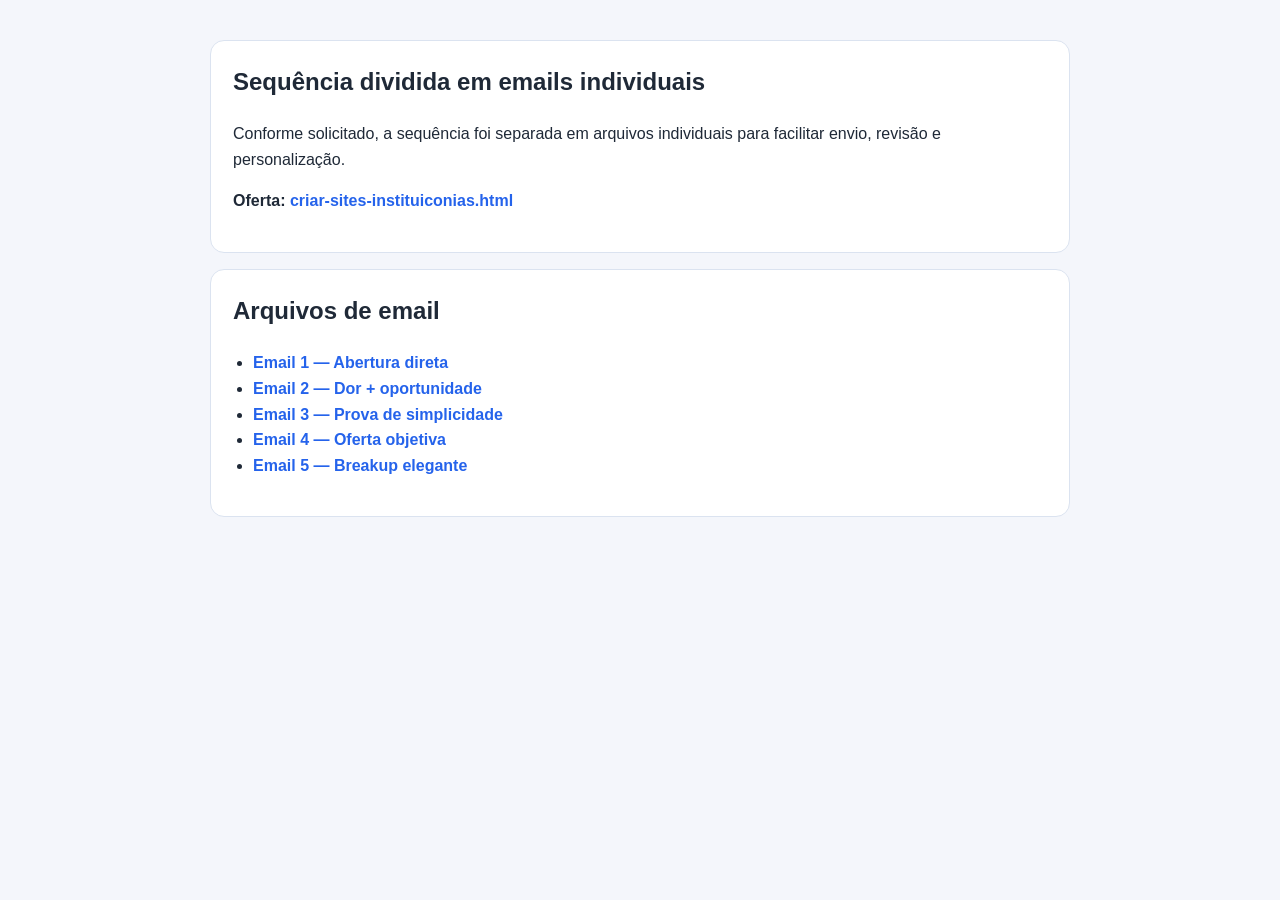
<file: email/promover-sites-instituiconias.html>
<!DOCTYPE html>
<html lang="pt-BR">

<head>
    <meta charset="UTF-8">
    <meta name="viewport" content="width=device-width, initial-scale=1.0">
    <title>Cold Emails Individuais | Sites Institucionais</title>
    <meta name="description" content="Índice com os arquivos individuais da sequência de cold email para promover sites institucionais.">
    <style>
        body {
            margin: 0;
            font-family: Inter, Arial, sans-serif;
            background: #f4f6fb;
            color: #1f2937;
            line-height: 1.6;
        }

        .container {
            width: min(860px, 92%);
            margin: 40px auto;
        }

        .card {
            background: #fff;
            border: 1px solid #dbe3f0;
            border-radius: 14px;
            padding: 22px;
            margin-bottom: 16px;
        }

        h1,
        h2 {
            margin-top: 0;
        }

        ul {
            padding-left: 20px;
        }

        a {
            color: #2563eb;
            font-weight: 700;
            text-decoration: none;
        }

        a:hover {
            text-decoration: underline;
        }
    </style>
</head>

<body>
    <main class="container">
        <section class="card">
            <h1>Sequência dividida em emails individuais</h1>
            <p>Conforme solicitado, a sequência foi separada em arquivos individuais para facilitar envio, revisão e
                personalização.</p>
            <p><strong>Oferta:</strong> <a href="../criar-sites-instituiconias.html">criar-sites-instituiconias.html</a></p>
        </section>

        <section class="card">
            <h2>Arquivos de email</h2>
            <ul>
                <li><a href="promover-sites-instituiconias-01-abertura.html">Email 1 — Abertura direta</a></li>
                <li><a href="promover-sites-instituiconias-02-dor-oportunidade.html">Email 2 — Dor + oportunidade</a></li>
                <li><a href="promover-sites-instituiconias-03-simplicidade.html">Email 3 — Prova de simplicidade</a></li>
                <li><a href="promover-sites-instituiconias-04-oferta.html">Email 4 — Oferta objetiva</a></li>
                <li><a href="promover-sites-instituiconias-05-breakup.html">Email 5 — Breakup elegante</a></li>
            </ul>
        </section>
    </main>
</body>

</html>
</file>
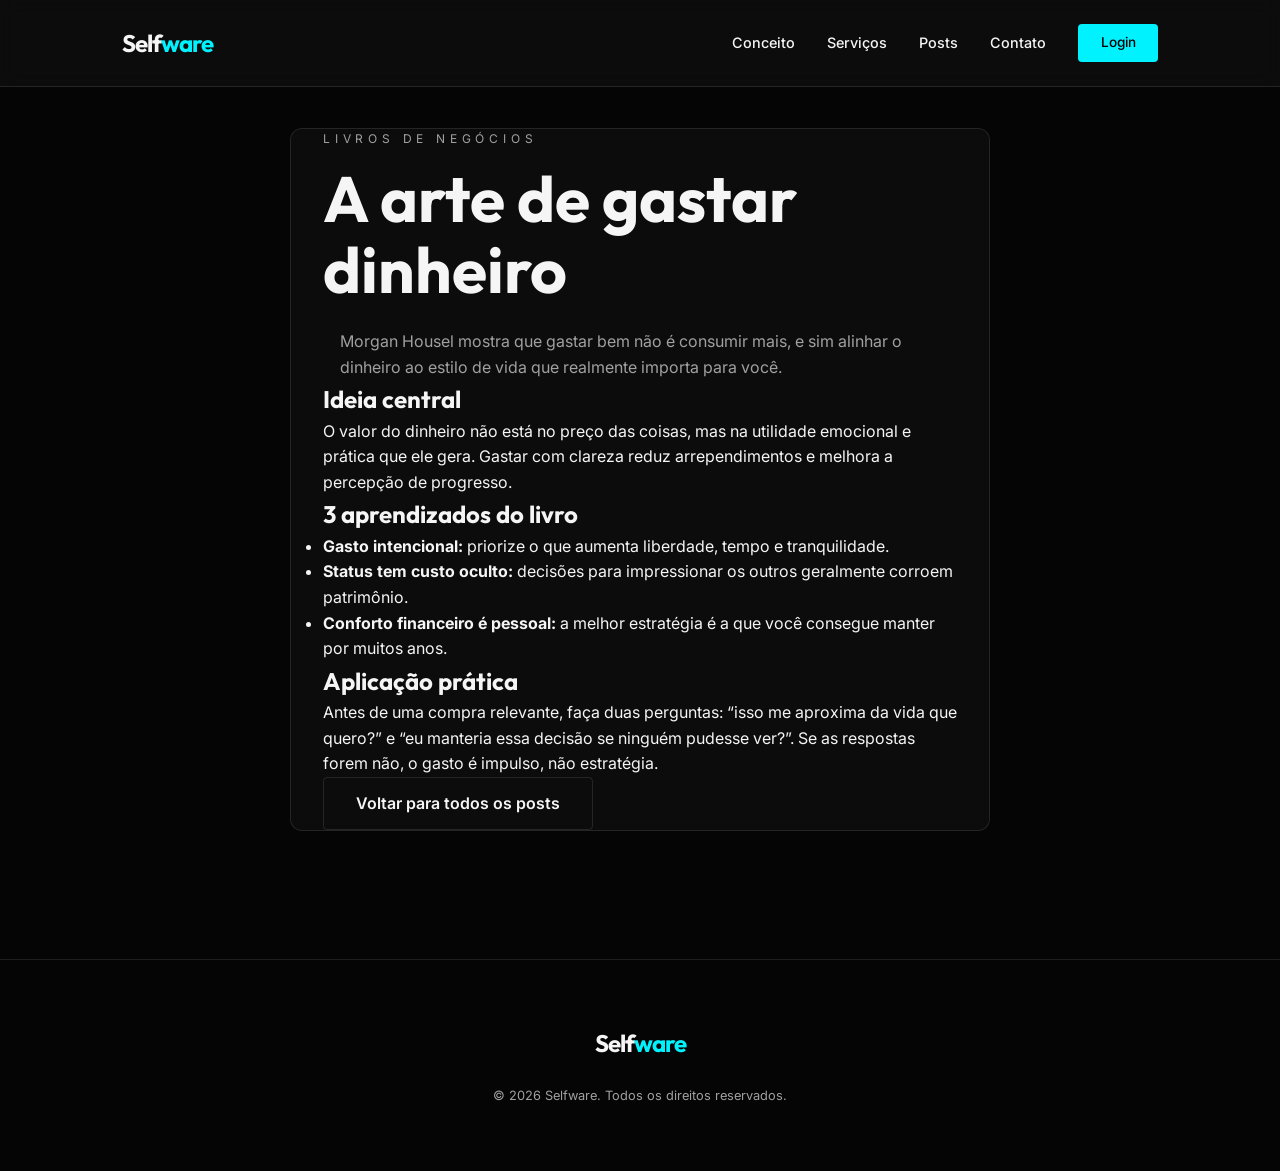
<file: post/a-arte-de-gastar-dinheiro.html>
<!DOCTYPE html>
<html lang="pt-BR">

<head>
    <meta charset="UTF-8">
    <meta name="viewport" content="width=device-width, initial-scale=1.0">
    <title>A arte de gastar dinheiro | Selfware</title>
    <meta name="description" content="Resumo do livro A arte de gastar dinheiro, de Morgan Housel, com ideias práticas para decisões financeiras melhores.">
    <link rel="stylesheet" href="../style.css">
    <link rel="preconnect" href="https://fonts.googleapis.com">
    <link rel="preconnect" href="https://fonts.gstatic.com" crossorigin>
    <link
        href="https://fonts.googleapis.com/css2?family=Inter:wght@300;400;600;800&family=Outfit:wght@400;700&display=swap"
        rel="stylesheet">
    <script src="/header.js"></script>
</head>

<body class="dark-theme">

    <header-main></header-main>

    <main>
        <article class="section">
            <div class="container narrow post-content glass">
                <p class="post-tag">Livros de Negócios</p>
                <h1>A arte de gastar dinheiro</h1>
                <p class="post-subtitle">Morgan Housel mostra que gastar bem não é consumir mais, e sim alinhar o dinheiro ao estilo de vida que realmente importa para você.</p>

                <h2>Ideia central</h2>
                <p>O valor do dinheiro não está no preço das coisas, mas na utilidade emocional e prática que ele gera. Gastar com clareza reduz arrependimentos e melhora a percepção de progresso.</p>

                <h2>3 aprendizados do livro</h2>
                <ul>
                    <li><strong>Gasto intencional:</strong> priorize o que aumenta liberdade, tempo e tranquilidade.</li>
                    <li><strong>Status tem custo oculto:</strong> decisões para impressionar os outros geralmente corroem patrimônio.</li>
                    <li><strong>Conforto financeiro é pessoal:</strong> a melhor estratégia é a que você consegue manter por muitos anos.</li>
                </ul>

                <h2>Aplicação prática</h2>
                <p>Antes de uma compra relevante, faça duas perguntas: “isso me aproxima da vida que quero?” e “eu manteria essa decisão se ninguém pudesse ver?”. Se as respostas forem não, o gasto é impulso, não estratégia.</p>

                <a class="btn btn-outline" href="../post.html">Voltar para todos os posts</a>
            </div>
        </article>
    </main>

    <footer-main></footer-main>
    <script src="/main.js"></script>
</body>

</html>
</file>
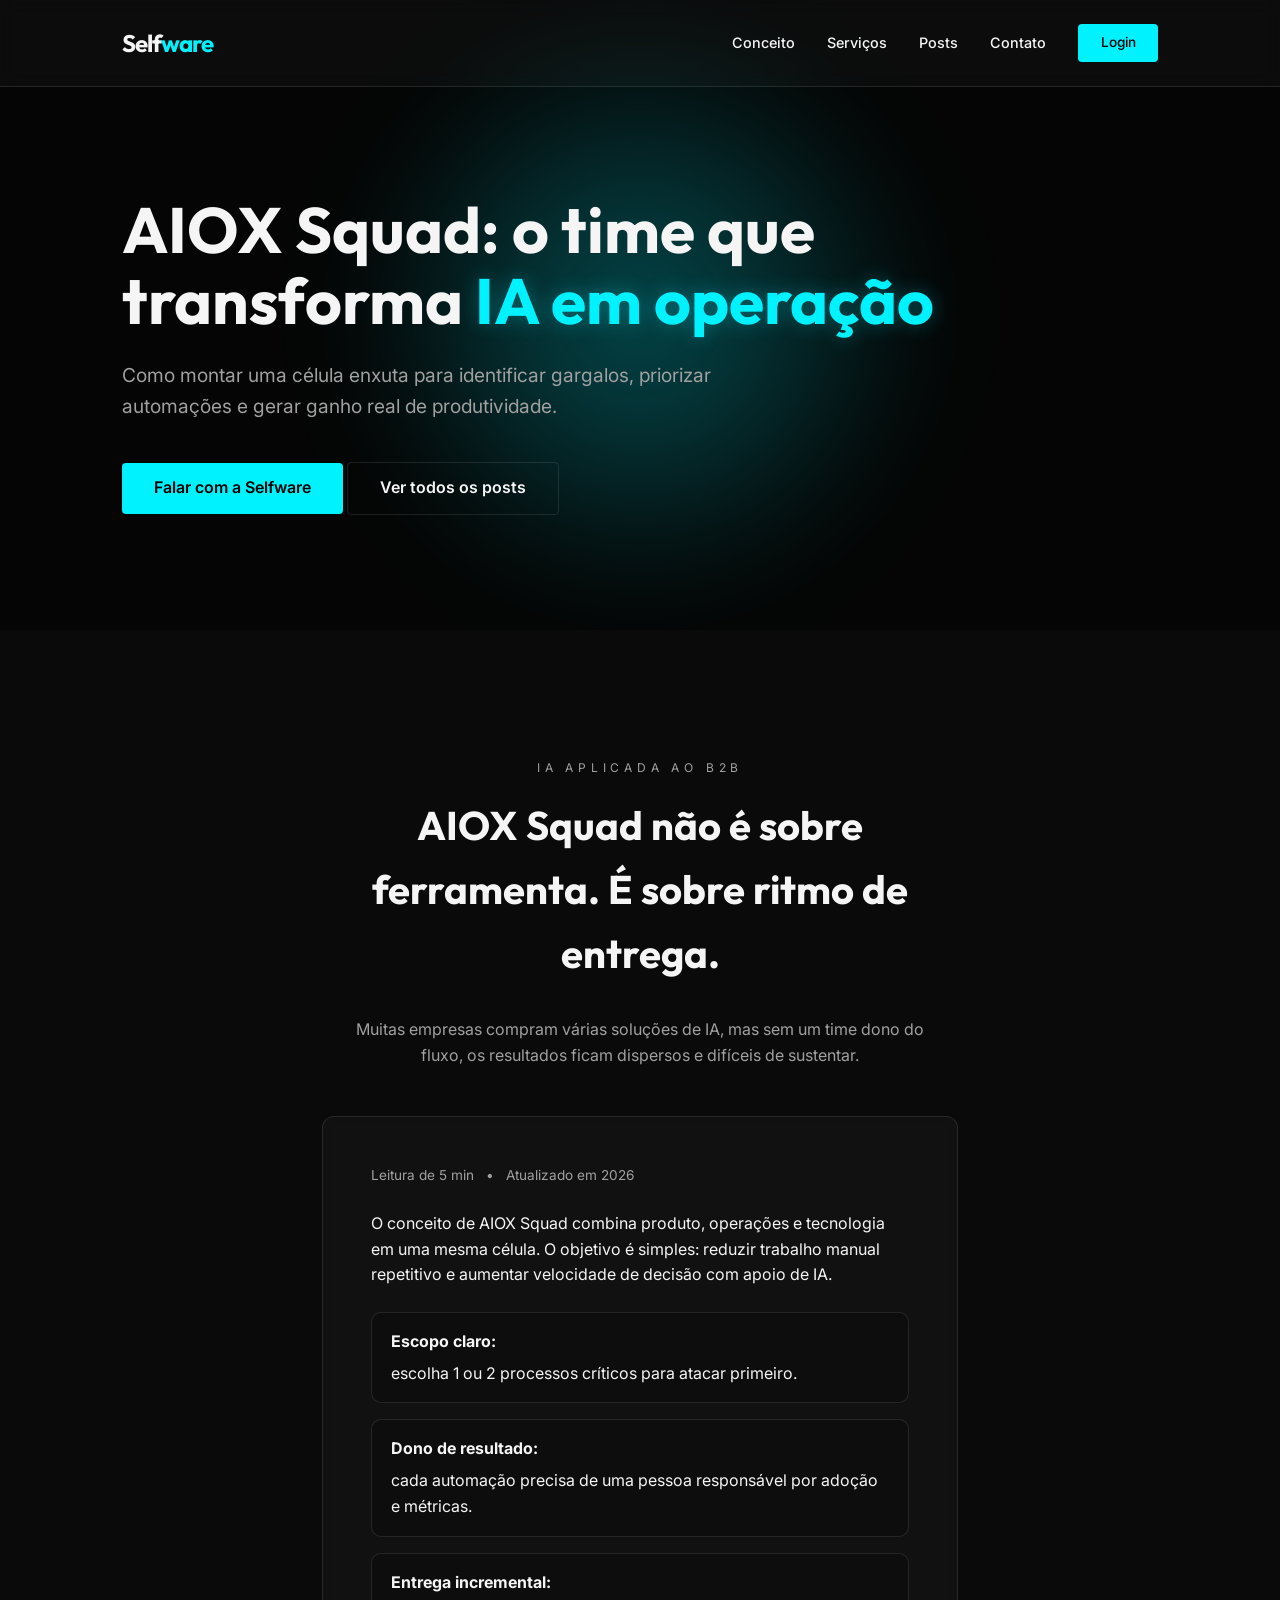
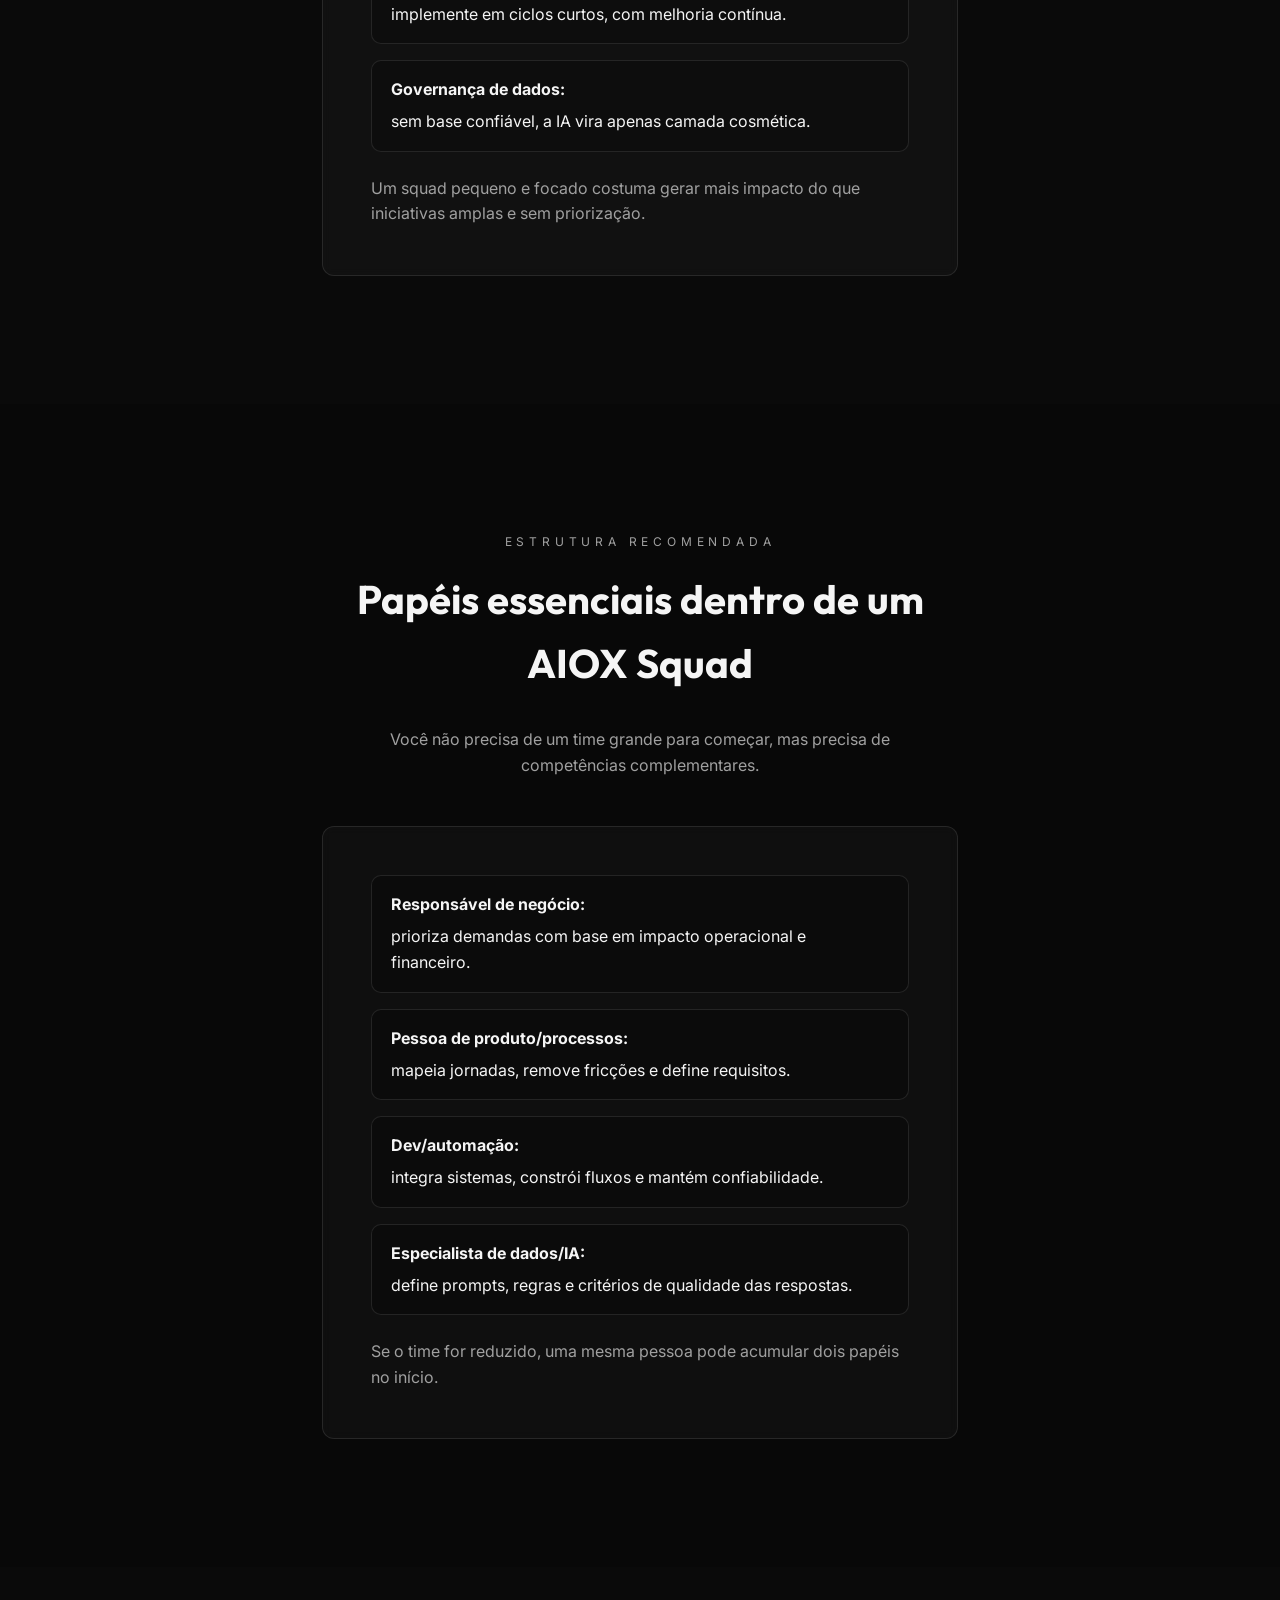
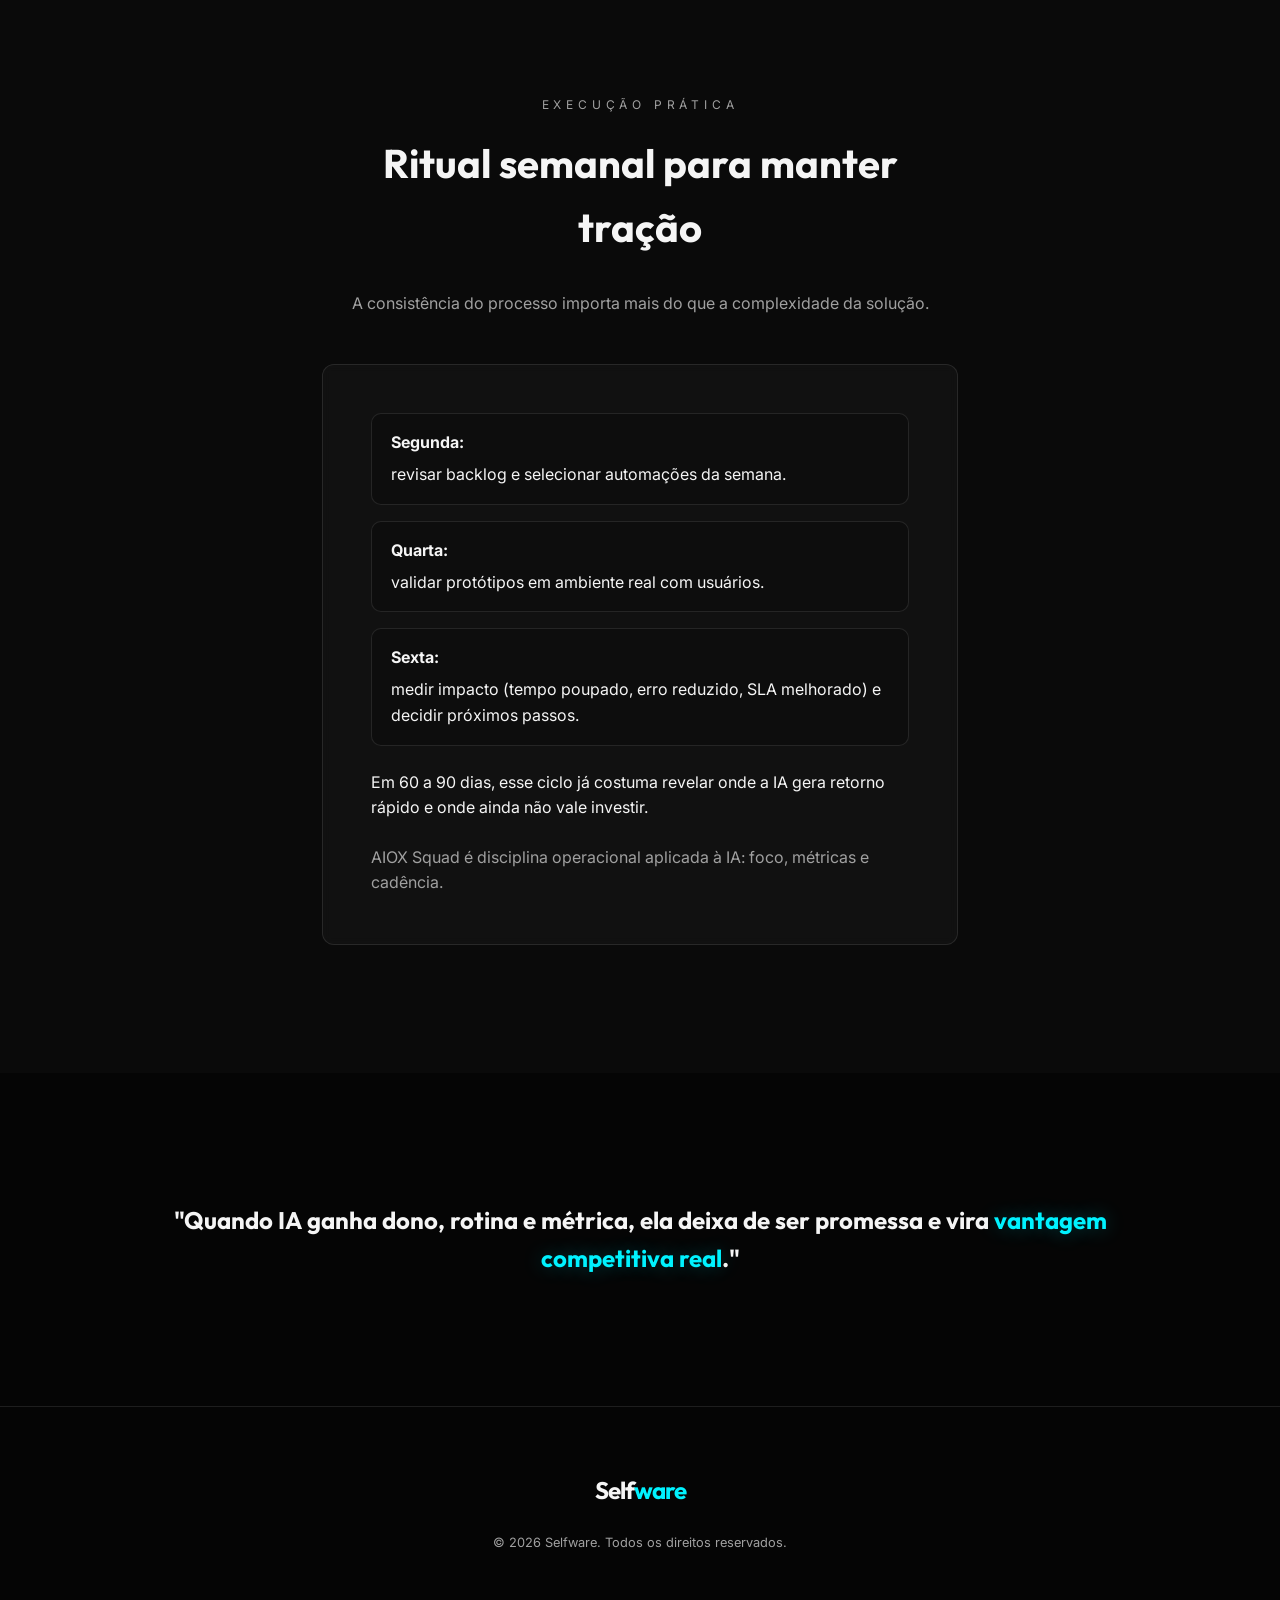
<file: post/aiox-squad.html>
<!DOCTYPE html>
<html lang="pt-BR">

<head>
    <meta charset="UTF-8">
    <meta name="viewport" content="width=device-width, initial-scale=1.0">
    <title>Selfware | AIOX Squad</title>
    <meta name="description"
        content="Entenda o que é um AIOX Squad, como estruturar o time e quais rituais ajudam a acelerar automações com IA no B2B.">
    <link rel="stylesheet" href="../style.css">
    <link rel="preconnect" href="https://fonts.googleapis.com">
    <link rel="preconnect" href="https://fonts.gstatic.com" crossorigin>
    <link
        href="https://fonts.googleapis.com/css2?family=Inter:wght@300;400;600;800&family=Outfit:wght@400;700&display=swap"
        rel="stylesheet">
    <script src="/header.js"></script>
</head>

<body class="dark-theme">

    <header-main></header-main>

    <header class="hero2">
        <div class="hero2-glow"></div>
        <div class="container">
            <h1 class="fade-in">AIOX Squad: o time que transforma <span>IA em operação</span></h1>
            <p class="fade-in-delayed">Como montar uma célula enxuta para identificar gargalos, priorizar automações e gerar ganho real de produtividade.</p>
            <div class="hero2-actions fade-in-delayed">
                <a href="../index.html#contact" class="btn btn-primary">Falar com a Selfware</a>
                <a href="../post.html" class="btn btn-outline">Ver todos os posts</a>
            </div>
        </div>
    </header>

    <main>
        <section class="section bg-alt">
            <div class="container narrow">
                <div class="post-header center">
                    <p class="post-tag">IA aplicada ao B2B</p>
                    <h2 class="section-title">AIOX Squad não é sobre ferramenta. É sobre ritmo de entrega.</h2>
                    <p class="post-subtitle">Muitas empresas compram várias soluções de IA, mas sem um time dono do fluxo, os resultados ficam dispersos e difíceis de sustentar.</p>
                </div>
                <article class="post-card glass">
                    <div class="post-meta">
                        <span>Leitura de 5 min</span>
                        <span>•</span>
                        <span>Atualizado em 2026</span>
                    </div>
                    <p>O conceito de AIOX Squad combina produto, operações e tecnologia em uma mesma célula. O objetivo é simples: reduzir trabalho manual repetitivo e aumentar velocidade de decisão com apoio de IA.</p>
                    <ul class="post-list">
                        <li><strong>Escopo claro:</strong> escolha 1 ou 2 processos críticos para atacar primeiro.</li>
                        <li><strong>Dono de resultado:</strong> cada automação precisa de uma pessoa responsável por adoção e métricas.</li>
                        <li><strong>Entrega incremental:</strong> implemente em ciclos curtos, com melhoria contínua.</li>
                        <li><strong>Governança de dados:</strong> sem base confiável, a IA vira apenas camada cosmética.</li>
                    </ul>
                    <p class="post-footer">Um squad pequeno e focado costuma gerar mais impacto do que iniciativas amplas e sem priorização.</p>
                </article>
            </div>
        </section>

        <section class="section bg-alt-dark">
            <div class="container narrow">
                <div class="post-header center">
                    <p class="post-tag">Estrutura recomendada</p>
                    <h2 class="section-title">Papéis essenciais dentro de um AIOX Squad</h2>
                    <p class="post-subtitle">Você não precisa de um time grande para começar, mas precisa de competências complementares.</p>
                </div>
                <article class="post-card glass">
                    <ol class="post-list">
                        <li><strong>Responsável de negócio:</strong> prioriza demandas com base em impacto operacional e financeiro.</li>
                        <li><strong>Pessoa de produto/processos:</strong> mapeia jornadas, remove fricções e define requisitos.</li>
                        <li><strong>Dev/automação:</strong> integra sistemas, constrói fluxos e mantém confiabilidade.</li>
                        <li><strong>Especialista de dados/IA:</strong> define prompts, regras e critérios de qualidade das respostas.</li>
                    </ol>
                    <p class="post-footer">Se o time for reduzido, uma mesma pessoa pode acumular dois papéis no início.</p>
                </article>
            </div>
        </section>

        <section class="section bg-alt">
            <div class="container narrow">
                <div class="post-header center">
                    <p class="post-tag">Execução prática</p>
                    <h2 class="section-title">Ritual semanal para manter tração</h2>
                    <p class="post-subtitle">A consistência do processo importa mais do que a complexidade da solução.</p>
                </div>
                <article class="post-card glass">
                    <ul class="post-list">
                        <li><strong>Segunda:</strong> revisar backlog e selecionar automações da semana.</li>
                        <li><strong>Quarta:</strong> validar protótipos em ambiente real com usuários.</li>
                        <li><strong>Sexta:</strong> medir impacto (tempo poupado, erro reduzido, SLA melhorado) e decidir próximos passos.</li>
                    </ul>
                    <p>Em 60 a 90 dias, esse ciclo já costuma revelar onde a IA gera retorno rápido e onde ainda não vale investir.</p>
                    <p class="post-footer">AIOX Squad é disciplina operacional aplicada à IA: foco, métricas e cadência.</p>
                </article>
            </div>
        </section>

        <section class="section">
            <div class="container center">
                <h2 class="impact-phrase">
                    "Quando IA ganha dono, rotina e métrica, ela deixa de ser promessa e vira <span>vantagem competitiva real</span>."
                </h2>
            </div>
        </section>
    </main>

    <footer-main></footer-main>
    <script src="/main.js"></script>
</body>

</html>
</file>
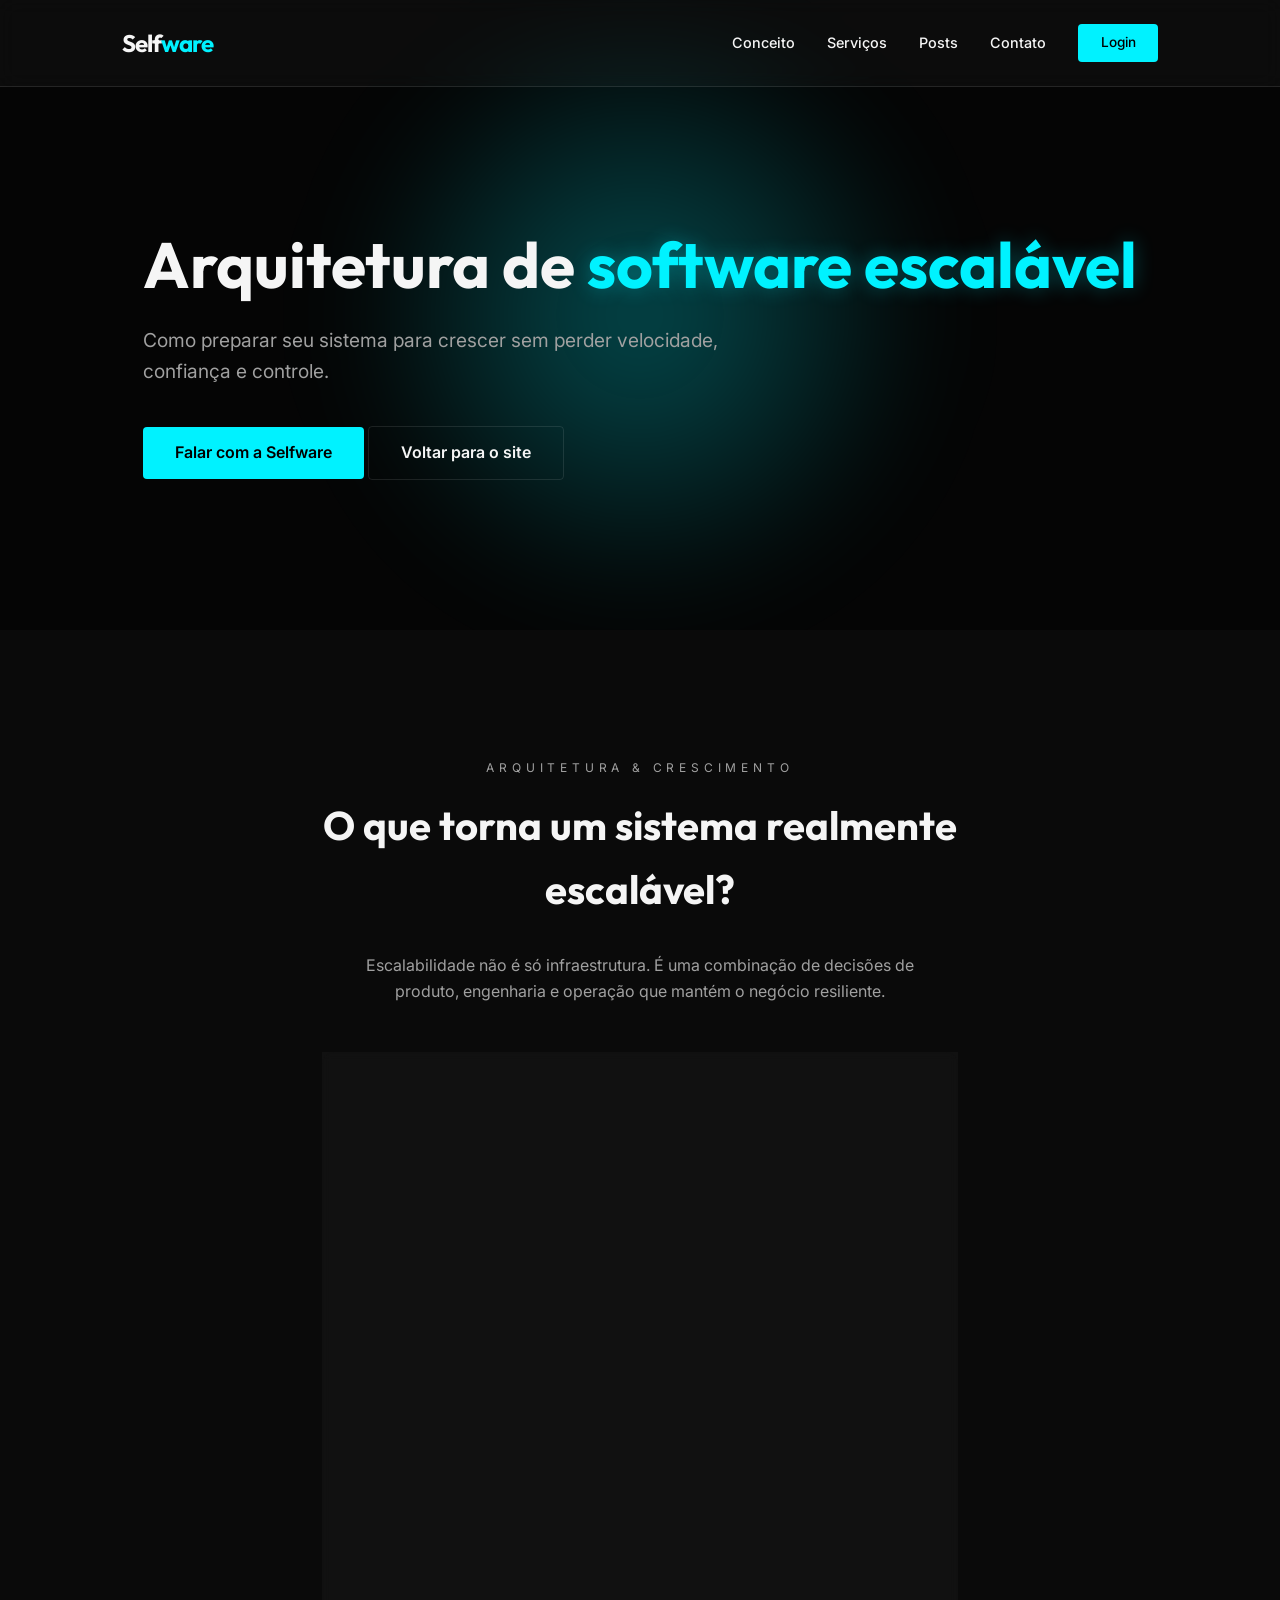
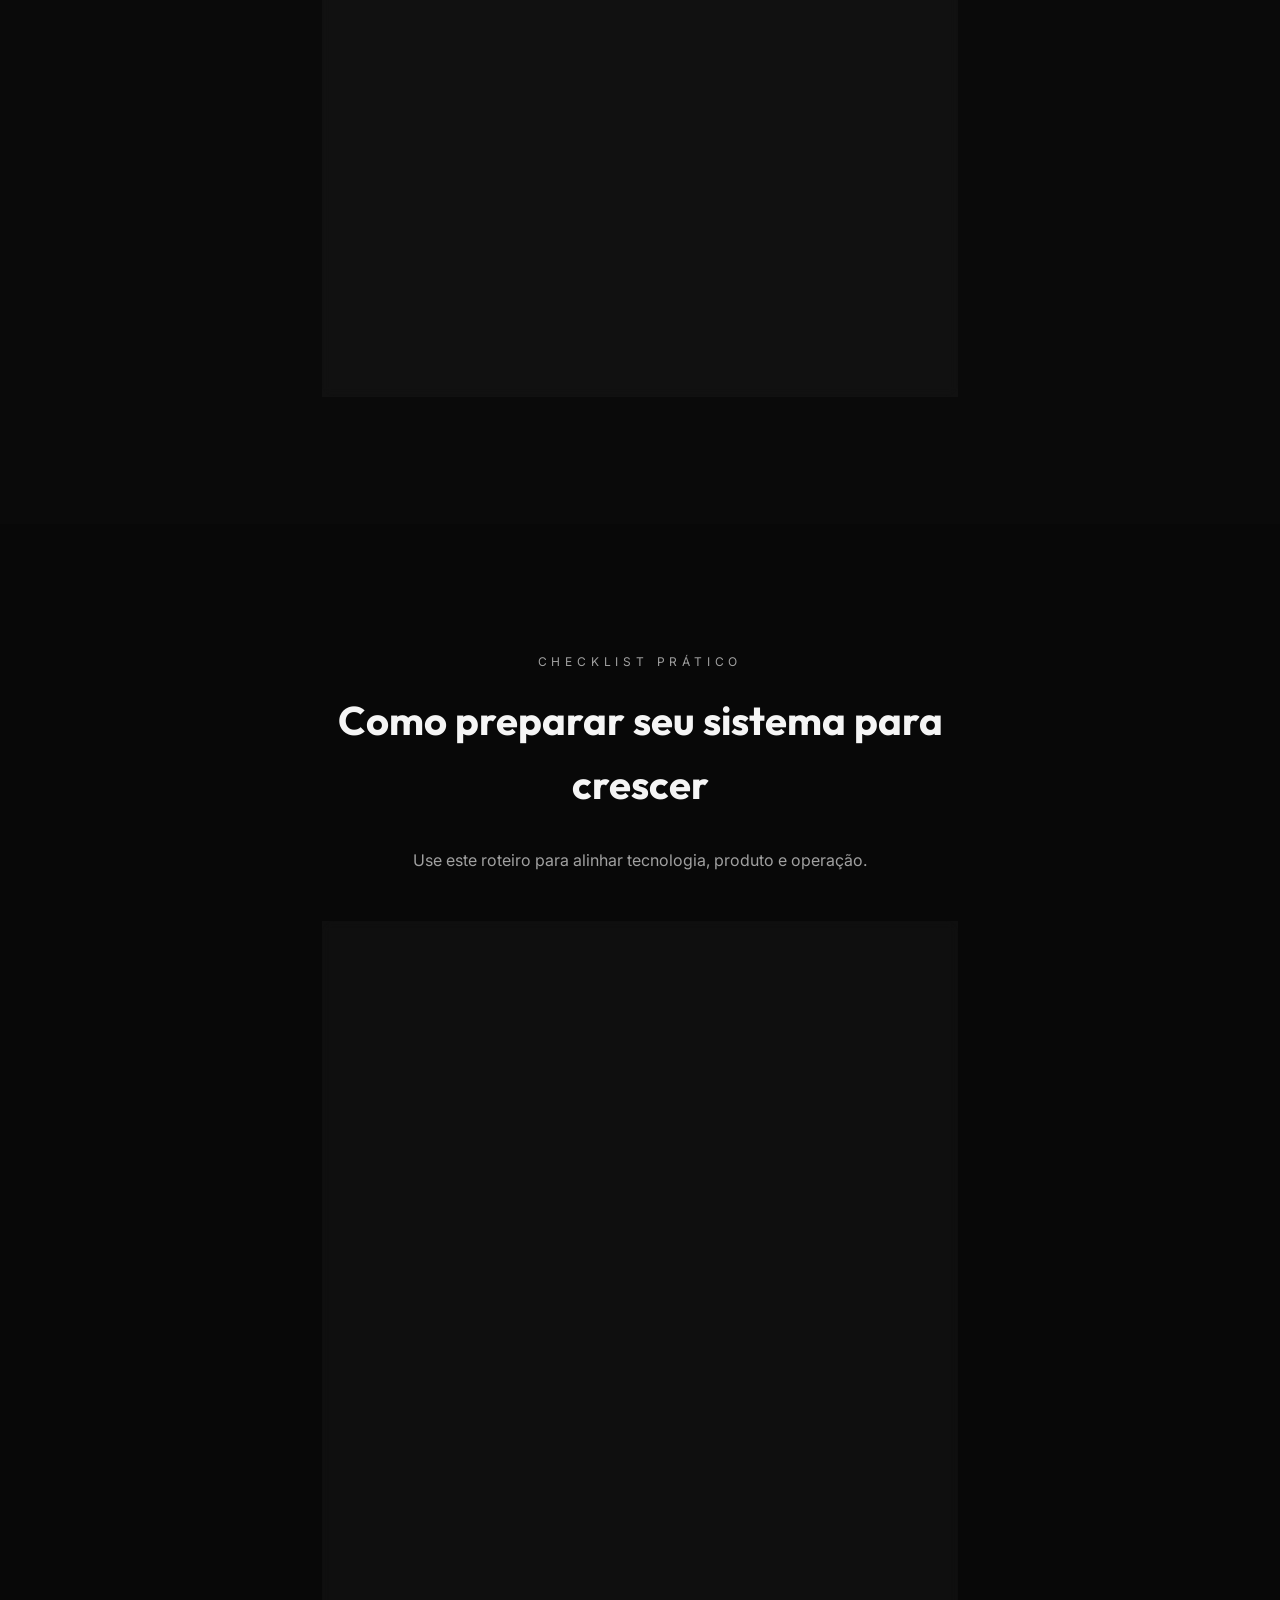
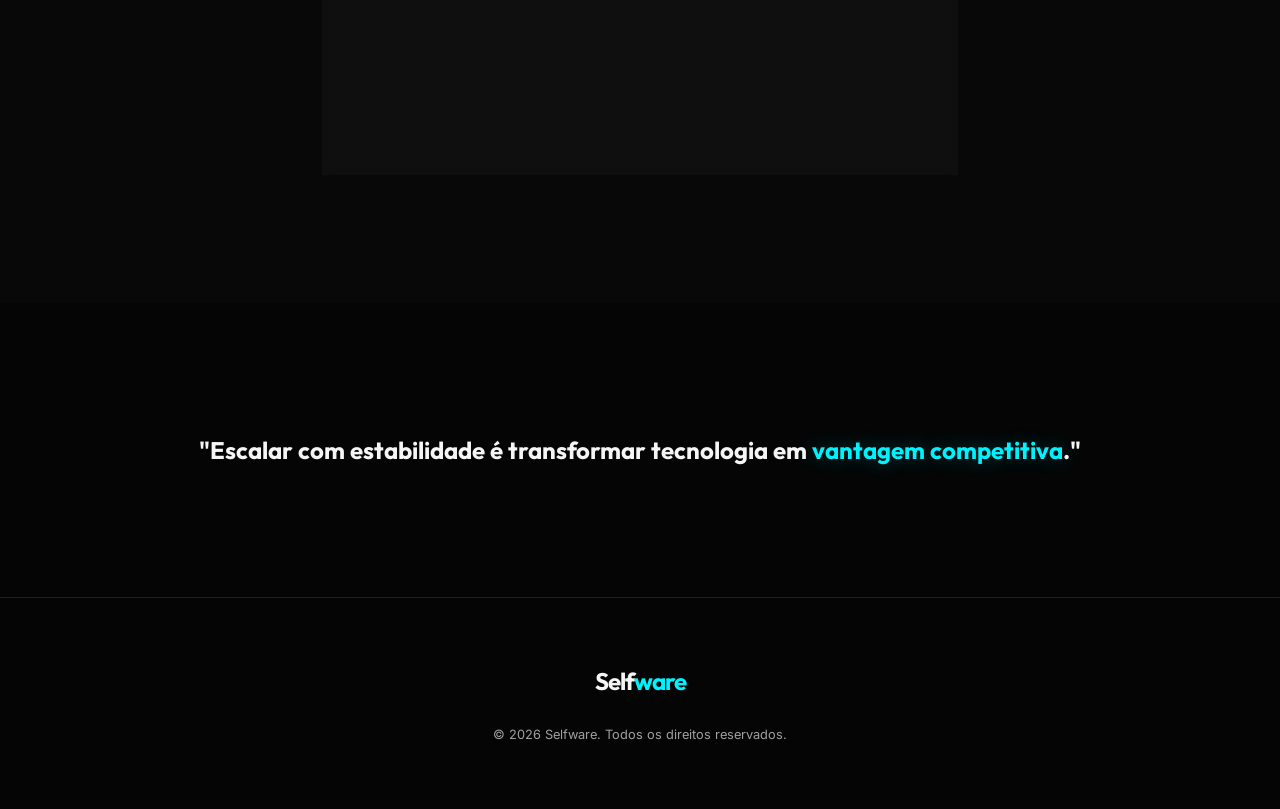
<file: post/arquitetura-software-escalavel.html>
<!DOCTYPE html>
<html lang="pt-BR">

<head>
    <meta charset="UTF-8">
    <meta name="viewport" content="width=device-width, initial-scale=1.0">
    <title>Selfware | Arquitetura de software escalável</title>
    <meta name="description"
        content="Arquitetura de software escalável: práticas para preparar seu sistema para crescer com segurança e performance.">
    <link rel="stylesheet" href="../style.css">
    <link rel="preconnect" href="https://fonts.googleapis.com">
    <link rel="preconnect" href="https://fonts.gstatic.com" crossorigin>
    <link
        href="https://fonts.googleapis.com/css2?family=Inter:wght@300;400;600;800&family=Outfit:wght@400;700&display=swap"
        rel="stylesheet">
    <script src="/header.js"></script>
</head>

<body class="dark-theme">

    <header-main></header-main>

    <header class="hero2">
        <div class="hero-glow"></div>
        <div class="container">
            <h1 class="fade-in">Arquitetura de <span>software escalável</span></h1>
            <p class="fade-in-delayed">Como preparar seu sistema para crescer sem perder velocidade, confiança e
                controle.</p>
            <div class="hero-actions fade-in-delayed">
                <a href="../index.html#contact" class="btn btn-primary">Falar com a Selfware</a>
                <a href="../index.html" class="btn btn-outline">Voltar para o site</a>
            </div>
        </div>
    </header>

    <main>
        <section class="section bg-alt">
            <div class="container narrow">
                <div class="post-header center">
                    <p class="post-tag">Arquitetura &amp; Crescimento</p>
                    <h2 class="section-title">O que torna um sistema realmente escalável?</h2>
                    <p class="post-subtitle">Escalabilidade não é só infraestrutura. É uma combinação de decisões de
                        produto, engenharia e operação que mantém o negócio resiliente.</p>
                </div>
                <article class="post-card glass">
                    <div class="post-meta">
                        <span>Leitura de 7 min</span>
                        <span>•</span>
                        <span>Atualizado em 2026</span>
                    </div>
                    <p>Quando um sistema cresce, ele precisa processar mais pedidos, integrar novos serviços e responder
                        a mudanças rápidas. Uma arquitetura escalável antecipa esses cenários com princípios claros.</p>
                    <ul class="post-list">
                        <li><strong>Domínios bem definidos:</strong> separe responsabilidades para reduzir acoplamento e
                            permitir evolução independente.</li>
                        <li><strong>Dados confiáveis:</strong> defina fontes de verdade, políticas de consistência e
                            rastreabilidade.</li>
                        <li><strong>Observabilidade:</strong> métricas, logs e tracing integrados tornam a evolução
                            previsível.</li>
                        <li><strong>Segurança por padrão:</strong> controle de acessos, criptografia e gestão de segredos
                            desde o design.</li>
                        <li><strong>Resiliência:</strong> planeje filas, circuit breakers e estratégias de fallback para
                            evitar interrupções em cadeia.</li>
                    </ul>
                    <p class="post-footer">Escalar é sobre manter performance com confiança. Isso exige decisões
                        sustentáveis desde o primeiro MVP.</p>
                </article>
            </div>
        </section>

        <section class="section bg-alt-dark">
            <div class="container narrow">
                <div class="post-header center">
                    <p class="post-tag">Checklist prático</p>
                    <h2 class="section-title">Como preparar seu sistema para crescer</h2>
                    <p class="post-subtitle">Use este roteiro para alinhar tecnologia, produto e operação.</p>
                </div>
                <article class="post-card glass">
                    <ol class="post-list">
                        <li><strong>Mapeie jornadas críticas:</strong> identifique os fluxos que impactam receita e
                            operação para priorizar investimentos.</li>
                        <li><strong>Crie uma visão modular:</strong> defina fronteiras de serviços e APIs pensando na
                            evolução futura.</li>
                        <li><strong>Automatize infraestrutura:</strong> IaC, CI/CD e monitoramento garantem repetibilidade
                            e velocidade.</li>
                        <li><strong>Planeje capacidade:</strong> modele picos de uso e teste cenários de stress com
                            frequência.</li>
                        <li><strong>Monitore SLOs:</strong> conecte metas de performance ao que o cliente percebe.</li>
                        <li><strong>Crie uma cultura de melhoria:</strong> revise incidentes, métricas e backlog com foco
                            em aprendizado contínuo.</li>
                    </ol>
                    <p class="post-footer">Na Selfware, combinamos arquitetura escalável com estratégia de produto para
                        que seu crescimento seja intencional e sustentável.</p>
                </article>
            </div>
        </section>

        <section class="section">
            <div class="container center">
                <h2 class="impact-phrase">
                    "Escalar com estabilidade é transformar tecnologia em <span>vantagem competitiva</span>."
                </h2>
            </div>
        </section>
    </main>

    <footer-main></footer-main>
    <script src="/main.js"></script>
</body>

</html>
</file>
<file: style.css>
:root {
    --bg-color: #050505;
    --bg-alt: #0a0a0a;
    --text-color: #f5f5f5;
    --text-muted: #a0a0a0;
    --accent-color: #00f2ff;
    --accent-glow: rgba(0, 242, 255, 0.3);
    --glass-bg: rgba(255, 255, 255, 0.03);
    --glass-border: rgba(255, 255, 255, 0.1);
    --container-width: 1100px;
    --heading-font: 'Outfit', sans-serif;
    --body-font: 'Inter', sans-serif;
}

* {
    margin: 0;
    padding: 0;
    box-sizing: border-box;
}

body {
    background-color: var(--bg-color);
    color: var(--text-color);
    font-family: var(--body-font);
    line-height: 1.6;
    overflow-x: hidden;
}

.container {
    max-width: var(--container-width);
    margin: 0 auto;
    padding: 0 2rem;
}

.container.narrow {
    max-width: 700px;
}

/* Typography */
h1, h2, h3 {
    font-family: var(--heading-font);
}

h1 {
    font-size: 4rem;
    line-height: 1.1;
    margin-bottom: 1.5rem;
}

h1 span, h2 span {
    color: var(--accent-color);
    text-shadow: 0 0 20px var(--accent-glow);
}

.section-title {
    font-size: 2.5rem;
    margin-bottom: 2rem;
}

.center {
    text-align: center;
}

/* Layout Utilities */
.flex-row-between {
    display: flex;
    justify-content: space-between;
    align-items: center;
}

.grid-two-cols {
    display: grid;
    grid-template-columns: 1fr 1fr;
    gap: 4rem;
    align-items: center;
}

.section {
    padding: 8rem 0;
}

.bg-alt {
    background-color: var(--bg-alt);
}

.bg-alt-dark {
    background-color: #080808;
}

/* Navigation */
.glass-nav {
    position: fixed;
    top: 0;
    width: 100%;
    z-index: 1000;
    padding: 1.5rem 0;
    background: var(--glass-bg);
    backdrop-filter: blur(10px);
    border-bottom: 1px solid var(--glass-border);
}

.logo {
    font-family: var(--heading-font);
    font-weight: 700;
    font-size: 1.5rem;
    letter-spacing: -1px;
}

.logo span {
    color: var(--accent-color);
}

.nav-links {
    display: flex;
    list-style: none;
    gap: 2rem;
}

.nav-bar {
    position: relative;
    gap: 1.5rem;
}

.nav-toggle {
    display: none;
    flex-direction: column;
    gap: 0.4rem;
    background: transparent;
    border: 1px solid var(--glass-border);
    padding: 0.6rem;
    border-radius: 8px;
    cursor: pointer;
}

.nav-toggle span {
    width: 22px;
    height: 2px;
    background: var(--text-color);
    display: block;
    transition: transform 0.3s, opacity 0.3s;
}

.nav-links a {
    color: var(--text-color);
    text-decoration: none;
    font-size: 0.9rem;
    font-weight: 500;
    transition: color 0.3s;
}

.nav-links a:hover {
    color: var(--accent-color);
}

.nav-links .btn {
    padding: 0.5rem 1.4rem;
    font-size: 0.85rem;
}

.nav-links .nav-login {
    margin-left: 0;
}

/* Hero */
.hero {
    height: 100vh;
    display: flex;
    align-items: center;
    position: relative;
    padding-top: 5rem;
}

.hero-glow {
    position: absolute;
    top: 50%;
    left: 50%;
    transform: translate(-50%, -50%);
    width: 600px;
    height: 600px;
    background: radial-gradient(circle, var(--accent-glow) 0%, transparent 70%);
    z-index: -1;
    filter: blur(50px);
}

.hero p {
    font-size: 1.2rem;
    color: var(--text-muted);
    max-width: 600px;
    margin-bottom: 2.5rem;
}

/* Hero 2 */
.hero2 {
    height: 70vh;
    display: flex;
    align-items: center;
    position: relative;
    padding-top: 5rem;
}

.hero2-glow {
    position: absolute;
    top: 50%;
    left: 50%;
    transform: translate(-50%, -50%);
    width: 600px;
    height: 600px;
    background: radial-gradient(circle, var(--accent-glow) 0%, transparent 70%);
    z-index: -1;
    filter: blur(50px);
}

.hero2 p {
    font-size: 1.2rem;
    color: var(--text-muted);
    max-width: 600px;
    margin-bottom: 2.5rem;
}

/* Buttons */
.btn {
    display: inline-block;
    padding: 0.8rem 2rem;
    border-radius: 4px;
    text-decoration: none;
    font-weight: 600;
    transition: all 0.3s;
    cursor: pointer;
    font-family: var(--body-font);
}

.btn-primary {
    background-color: var(--accent-color);
    color: #000;
    border: none;
}

.btn-primary:hover {
    box-shadow: 0 0 20px var(--accent-glow);
    transform: translateY(-2px);
}

.btn-outline {
    border: 1px solid var(--glass-border);
    color: var(--text-color);
}

.btn-outline:hover {
    background: var(--glass-bg);
    border-color: var(--accent-color);
}

.full-width {
    width: 100%;
}

/* Concept Section & Cards */
.glass {
    background: var(--glass-bg);
    backdrop-filter: blur(5px);
    border: 1px solid var(--glass-border);
    border-radius: 12px;
}

.concept-card {
    padding: 2rem;
}

.code-snippet {
    background: #000;
    padding: 2rem;
    border-radius: 8px;
    font-family: monospace;
    font-size: 0.9rem;
}

.keyword { color: #ff79c6; }
.class { color: #50fa7b; }
.function { color: #8be9fd; }
.variable { color: #bd93f9; }
.constant { color: #f1fa8c; }

.features-list {
    list-style: none;
    margin-top: 2rem;
}

.features-list li {
    margin-bottom: 1rem;
    display: flex;
    align-items: center;
}

.features-list li::before {
    content: "→";
    color: var(--accent-color);
    margin-right: 1rem;
    font-weight: bold;
}



.cta-institutional {
    padding: 5rem 0;
}

.cta-card {
    padding: 3rem;
    text-align: center;
    display: grid;
    gap: 1.2rem;
}

.cta-eyebrow {
    letter-spacing: 0.12em;
    text-transform: uppercase;
    font-size: 0.8rem;
    color: var(--accent-color);
}

.cta-card h2 {
    font-size: 2rem;
    line-height: 1.3;
}

.cta-card p {
    max-width: 760px;
    margin: 0 auto;
    color: var(--text-muted);
}

.cta-card .btn {
    width: fit-content;
    margin: 0.5rem auto 0;
}

/* Services */
.services-grid {
    display: grid;
    grid-template-columns: repeat(3, 1fr);
    gap: 2rem;
    margin-top: 3rem;
}

/* Post */
.post-header {
    margin-bottom: 3rem;
}

.post-tag {
    text-transform: uppercase;
    letter-spacing: 0.3rem;
    font-size: 0.75rem;
    color: var(--text-muted);
    margin-bottom: 1rem;
}

.post-subtitle {
    color: var(--text-muted);
    max-width: 600px;
    margin: 0 auto;
}

.post-card {
    padding: 3rem;
    display: grid;
    gap: 1.5rem;
}

.post-meta {
    display: flex;
    gap: 0.75rem;
    align-items: center;
    font-size: 0.85rem;
    color: var(--text-muted);
}

.post-list {
    list-style: none;
    display: grid;
    gap: 1rem;
}

.post-list li {
    display: grid;
    gap: 0.4rem;
    padding: 1rem 1.2rem;
    border: 1px solid var(--glass-border);
    border-radius: 10px;
    background: rgba(0, 0, 0, 0.25);
}

.post-footer {
    color: var(--text-muted);
}

.post-listing-grid {
    display: grid;
    grid-template-columns: repeat(auto-fit, minmax(280px, 1fr));
    gap: 2rem;
}

.video-list {
    display: grid;
    gap: 2rem;
}

.video-card {
    display: grid;
    grid-template-columns: minmax(220px, 320px) 1fr;
    gap: 2rem;
    padding: 2.5rem;
    align-items: center;
}

.video-cover {
    position: relative;
}

.video-cover img {
    width: 100%;
    height: 200px;
    object-fit: cover;
    border-radius: 16px;
    border: 1px solid var(--glass-border);
    background: rgba(0, 0, 0, 0.25);
}

.video-duration {
    position: absolute;
    bottom: 12px;
    right: 12px;
    padding: 0.3rem 0.7rem;
    border-radius: 999px;
    background: rgba(0, 0, 0, 0.7);
    font-size: 0.75rem;
    color: var(--text-color);
    border: 1px solid var(--glass-border);
}

.video-info {
    display: grid;
    gap: 1rem;
}

.video-meta {
    display: flex;
    gap: 1.5rem;
    font-size: 0.85rem;
    color: var(--text-muted);
}

.video-status {
    text-align: center;
    color: var(--text-muted);
}

.post-item {
    padding: 2.5rem;
    display: grid;
    gap: 1.5rem;
}

.post-cover img {
    width: 100%;
    height: 200px;
    object-fit: cover;
    border-radius: 16px;
    border: 1px solid var(--glass-border);
    background: rgba(0, 0, 0, 0.25);
}

.post-info {
    display: grid;
    gap: 1rem;
}

.service-card {
    padding: 3rem 2rem;
    text-align: center;
    transition: transform 0.3s;
}

.service-card:hover {
    transform: translateY(-10px);
    border-color: var(--accent-color);
}

.service-card i {
    font-size: 2.5rem;
    color: var(--accent-color);
    display: block;
    margin-bottom: 1.5rem;
    font-style: normal;
}

.service-card h3 {
    margin-bottom: 1rem;
}

.service-card p {
    color: var(--text-muted);
}

/* Form */
.glass-form-container {
    padding: 4rem;
    background: var(--glass-bg);
    border: 1px solid var(--glass-border);
    border-radius: 20px;
}

.form-group {
    margin-bottom: 1.5rem;
}

input, textarea {
    width: 100%;
    padding: 1rem;
    background: rgba(0,0,0,0.3);
    border: 1px solid var(--glass-border);
    border-radius: 4px;
    color: var(--text-color);
    font-family: var(--body-font);
}

input:focus, textarea:focus {
    outline: none;
    border-color: var(--accent-color);
}

/* Footer */
footer {
    padding: 4rem 0;
    border-top: 1px solid var(--glass-border);
}

.footer-content {
    display: flex;
    flex-direction: column;
    align-items: center;
    gap: 1.5rem;
}

footer p {
    color: var(--text-muted);
    font-size: 0.8rem;
}

/* Animations */
.fade-in {
    animation: fadeIn 1s ease-out forwards;
}

.fade-in-delayed {
    opacity: 0;
    animation: fadeIn 1s ease-out 0.5s forwards;
}

@keyframes fadeIn {
    from { opacity: 0; transform: translateY(20px); }
    to { opacity: 1; transform: translateY(0); }
}

/* Responsive */
@media (max-width: 900px) {
    .nav-toggle {
        display: inline-flex;
    }

    .nav-links {
        position: absolute;
        top: calc(100% + 1rem);
        right: 2rem;
        flex-direction: column;
        gap: 1rem;
        padding: 1.5rem;
        background: rgba(5, 5, 5, 0.95);
        border: 1px solid var(--glass-border);
        border-radius: 16px;
        min-width: 220px;
        opacity: 0;
        visibility: hidden;
        transform: translateY(-10px);
        transition: opacity 0.3s, transform 0.3s, visibility 0.3s;
    }

    .glass-nav.nav-open .nav-links {
        opacity: 1;
        visibility: visible;
        transform: translateY(0);
    }

    .glass-nav.nav-open .nav-toggle span:nth-child(1) {
        transform: translateY(6px) rotate(45deg);
    }

    .glass-nav.nav-open .nav-toggle span:nth-child(2) {
        opacity: 0;
    }

    .glass-nav.nav-open .nav-toggle span:nth-child(3) {
        transform: translateY(-6px) rotate(-45deg);
    }

    .grid-two-cols {
        grid-template-columns: 1fr;
        gap: 3rem;
    }
    
    .services-grid {
        grid-template-columns: 1fr;
    }
    
    h1 {
        font-size: 3rem;
    }

    .post-card {
        padding: 2rem;
    }

    .video-card {
        grid-template-columns: 1fr;
    }

    .video-cover img {
        height: 220px;
    }
}

/* Payments */
.payment-section {
    padding-top: 11rem;
}

.payment-subtitle {
    margin-bottom: 1.5rem;
    color: var(--text-muted);
}

.project-reference {
    margin-bottom: 2rem;
    padding: 0.9rem 1rem;
    border: 1px solid var(--glass-border);
    border-radius: 10px;
    text-align: center;
    background: rgba(0, 242, 255, 0.08);
}

.payment-options {
    display: grid;
    gap: 1rem;
}

.payment-card {
    padding: 1.5rem;
    border: 1px solid var(--glass-border);
    border-radius: 14px;
}

.payment-card h2 {
    font-size: 1.3rem;
    margin-bottom: 0.5rem;
}

.payment-price {
    margin-bottom: 1rem;
    color: var(--accent-color);
    font-size: 1.25rem;
    font-weight: 700;
}

/* Landing page institutional sites */
.landing-hero {
    min-height: 100vh;
    height: auto;
    padding: 9rem 0 6rem;
}

.landing-hero-content {
    display: grid;
    gap: 1.2rem;
}

.tagline {
    display: inline-flex;
    width: fit-content;
    background: rgba(0, 242, 255, 0.1);
    border: 1px solid var(--accent-glow);
    color: var(--accent-color);
    padding: 0.35rem 0.8rem;
    border-radius: 999px;
    font-size: 0.85rem;
    letter-spacing: 0.04em;
    text-transform: uppercase;
}

.price-highlight {
    width: fit-content;
    padding: 1rem 1.5rem;
    border-radius: 14px;
    margin-top: 1rem;
}

.price-highlight span,
.price-highlight small {
    display: block;
    color: var(--text-muted);
}

.price-highlight p {
    margin: 0.15rem 0;
    color: var(--text-muted);
}

.price-highlight p span {
    display: inline;
    text-decoration: line-through;
}

.price-highlight strong {
    font-size: 2rem;
    line-height: 1.1;
    font-family: var(--heading-font);
}

.landing-description {
    max-width: 760px;
    margin: 0 auto;
    color: var(--text-muted);
}

.landing-checks {
    margin: 2rem auto 0;
    list-style: none;
    max-width: 620px;
    display: grid;
    gap: 0.8rem;
    text-align: left;
}

.landing-checks li {
    background: var(--glass-bg);
    border: 1px solid var(--glass-border);
    border-radius: 10px;
    padding: 0.8rem 1rem;
}

@media (max-width: 768px) {
    .price-highlight strong {
        font-size: 1.6rem;
    }

    .landing-hero {
        padding-top: 7.5rem;
    }
}
</file>
<file: media/campanha2/ooh.css>
:root {
    --bg-color: #050505;
    --accent-color: #00f2ff;
    --accent-glow: rgba(0, 242, 255, 0.4);
    --text-color: #f5f5f5;
    --text-muted: #a0a0a0;
    --glass-bg: rgba(255, 255, 255, 0.03);
    --glass-border: rgba(255, 255, 255, 0.1);
    --heading-font: 'Outfit', sans-serif;
    --body-font: 'Inter', sans-serif;
}

* {
    margin: 0;
    padding: 0;
    box-sizing: border-box;
}

body {
    background-color: var(--bg-color);
    color: var(--text-color);
    font-family: var(--body-font);
    overflow: hidden;
    width: 1080px;
    height: 1920px; /* Force OOH standard vertical res */
}

.ooh-container {
    width: 100%;
    height: 100%;
    position: relative;
    display: flex;
    flex-direction: column;
    padding: 100px 60px;
    justify-content: space-between;
}

/* Background Effects */
.bg-glow {
    position: absolute;
    border-radius: 50%;
    filter: blur(150px);
    z-index: -1;
    opacity: 0.6;
}

.bg-glow-1 {
    top: 20%;
    left: -10%;
    width: 600px;
    height: 600px;
    background: radial-gradient(circle, var(--accent-glow) 0%, transparent 70%);
    animation: pulse 10s infinite alternate;
}

.bg-glow-2 {
    bottom: 10%;
    right: -10%;
    width: 800px;
    height: 800px;
    background: radial-gradient(circle, rgba(189, 147, 249, 0.2) 0%, transparent 70%);
    animation: pulse 15s infinite alternate-reverse;
}

.bg-grid {
    position: absolute;
    top: 0;
    left: 0;
    width: 100%;
    height: 100%;
    background-image: linear-gradient(var(--glass-border) 1px, transparent 1px),
                      linear-gradient(90deg, var(--glass-border) 1px, transparent 1px);
    background-size: 60px 60px;
    z-index: -2;
    opacity: 0.2;
}

@keyframes pulse {
    0% { transform: scale(1); opacity: 0.4; }
    100% { transform: scale(1.2); opacity: 0.7; }
}

/* Header */
.header {
    text-align: center;
}

.logo {
    font-family: var(--heading-font);
    font-weight: 700;
    font-size: 3.5rem;
    letter-spacing: -2px;
}

.logo span {
    color: var(--accent-color);
    text-shadow: 0 0 30px var(--accent-glow);
}

/* Main Content */
.content {
    flex-grow: 1;
    display: flex;
    flex-direction: column;
    justify-content: center;
    gap: 40px;
}

.headline {
    font-family: var(--heading-font);
    font-size: 8rem;
    line-height: 0.9;
    font-weight: 800;
    letter-spacing: -4px;
}

.headline span {
    color: var(--accent-color);
    text-shadow: 0 0 50px var(--accent-glow);
}

.tagline {
    font-size: 2.2rem;
    color: var(--text-muted);
    max-width: 800px;
    line-height: 1.3;
}

.tagline strong {
    color: var(--text-color);
}

.concept-boxes {
    display: grid;
    grid-template-columns: 1fr;
    gap: 30px;
    margin-top: 40px;
}

.glass-box {
    background: var(--glass-bg);
    backdrop-filter: blur(20px);
    border: 1px solid var(--glass-border);
    padding: 40px;
    border-radius: 24px;
}

.glass-box h3 {
    font-family: var(--heading-font);
    font-size: 2.5rem;
    color: var(--accent-color);
    margin-bottom: 15px;
}

.glass-box p {
    font-size: 1.8rem;
    color: var(--text-muted);
}

/* Footer & CTA */
.footer {
    padding-top: 50px;
    border-top: 1px solid var(--glass-border);
}

.cta-container {
    display: flex;
    align-items: center;
    gap: 40px;
}

.qr-code-box {
    width: 200px;
    height: 200px;
    background: white;
    padding: 15px;
    border-radius: 12px;
    display: flex;
    align-items: center;
    justify-content: center;
}

.qr-inner {
    width: 100%;
    height: 100%;
    background: 
        radial-gradient(circle at 30% 30%, black 10%, transparent 10%),
        repeating-linear-gradient(45deg, black 0, black 2px, transparent 2px, transparent 4px),
        repeating-linear-gradient(-45deg, black 0, black 2px, transparent 2px, transparent 4px);
    opacity: 0.8;
}

.cta-text p {
    font-size: 2.22rem;
    font-weight: 600;
}

.cta-text .url {
    color: var(--accent-color);
    font-size: 2.8rem;
    font-family: var(--heading-font);
}

/* Animations */
.headline, .tagline, .glass-box {
    animation: slideUp 1s cubic-bezier(0.23, 1, 0.32, 1) both;
}

.tagline { animation-delay: 0.2s; }
.glass-box:nth-child(1) { animation-delay: 0.4s; }
.glass-box:nth-child(2) { animation-delay: 0.6s; }

@keyframes slideUp {
    from { opacity: 0; transform: translateY(50px); }
    to { opacity: 1; transform: translateY(0); }
}
</file>
